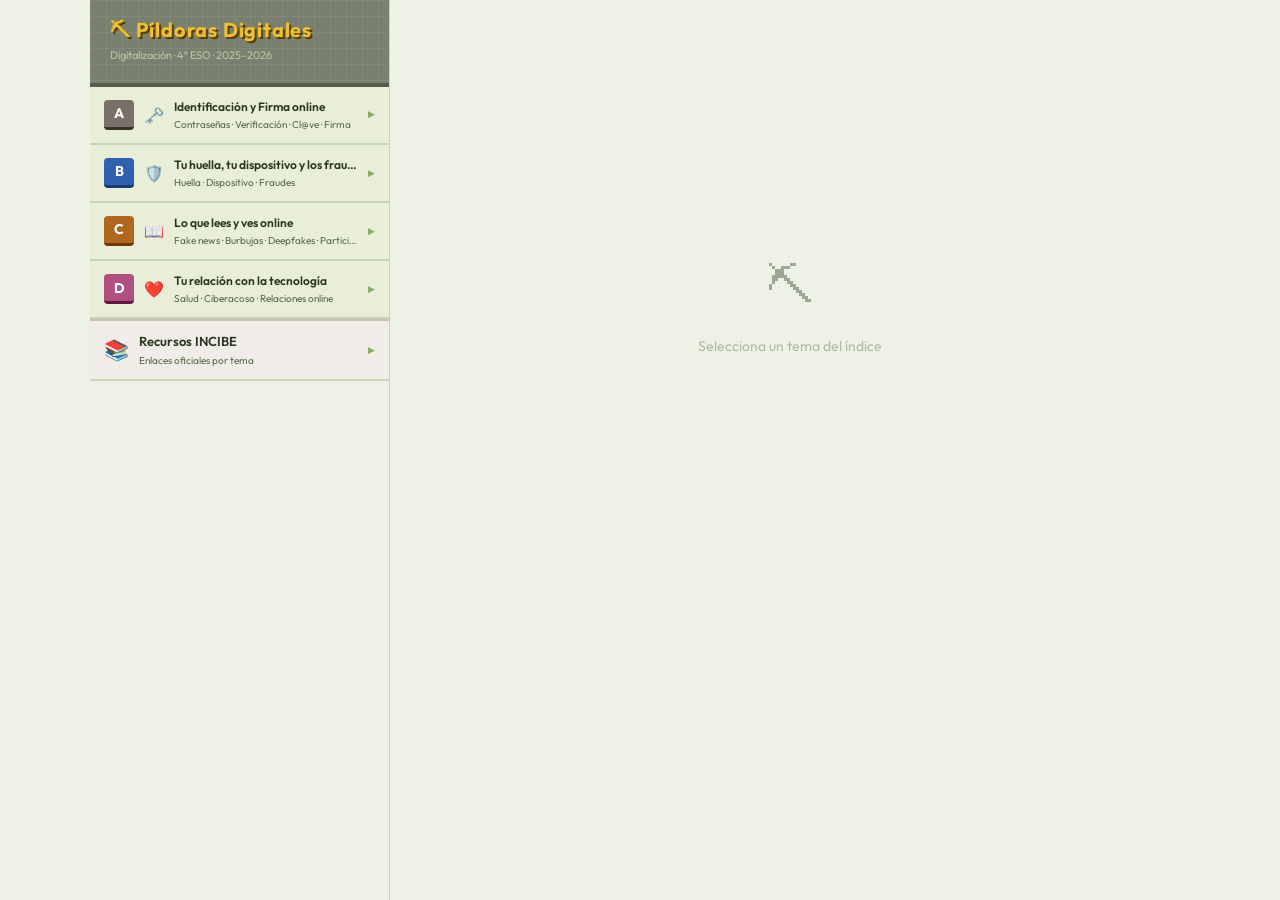
<file: index.html>
<!DOCTYPE html>
<html lang="es">
<head>
  <meta charset="UTF-8">
  <meta name="viewport" content="width=device-width, initial-scale=1.0">
  <title>Píldoras Digitales · Digitalización 4º ESO</title>
  <link rel="stylesheet" href="estilos.css">
</head>
<body>
<div class="layout">
  <aside class="sidebar">
    <div class="sidebar-header">
      <h1>⛏ Píldoras Digitales</h1>
      <p>Digitalización · 4º ESO · 2025–2026</p>
    </div>
    <div class="sidebar-scroll" id="sidebar"></div>
  </aside>
  <main class="content-area" id="content">
    <div class="placeholder">
      <div class="placeholder-icon">⛏</div>
      <div class="placeholder-text">Selecciona un tema del índice</div>
    </div>
  </main>
</div>

<script>
const bloques = [
  {
    id:'A', letra:'A', lc:'la', bc:'bc-a', ac:'active-a', sc:'sep-a', tc:'tema-a', cc:'content-a', icon:'🗝️',
    titulo:'Identificación y Firma online',
    desc:'Contraseñas · Verificación · Cl@ve · Firma',
    grupos:[
      { titulo:'Identificación cotidiana', temas:[
        { cod:'A1', nombre:'Cómo crear contraseñas que nadie pueda adivinar' },
        { cod:'A2', nombre:'La doble verificación: una capa más de seguridad' },
        { cod:'A3', nombre:'Identificarte con el Estado: Cl@ve y certificado digital' },
        { cod:'A4', nombre:'Gestores de contraseñas: para no tener que recordarlas todas' },
      ]},
      { titulo:'Firma y trámites oficiales', temas:[
        { cod:'A5', nombre:'Firmar documentos online: qué es y cuándo se necesita' },
        { cod:'A6', nombre:'Trámites con la administración' },
        { cod:'A7', nombre:'Formas de pago y criptomonedas' },
      ]}
    ]
  },
  {
    id:'B', letra:'B', lc:'lb', bc:'bc-b', ac:'active-b', sc:'sep-b', tc:'tema-b', cc:'content-b', icon:'🛡️',
    titulo:'Tu huella, tu dispositivo y los fraudes',
    desc:'Huella · Dispositivo · Fraudes',
    grupos:[
      { titulo:'Tu huella digital', temas:[
        { cod:'B1', nombre:'Qué saben de ti en internet y cómo lo consiguen' },
        { cod:'B2', nombre:'Cómo configurar tu privacidad en redes sociales' },
        { cod:'B3', nombre:'Tus datos personales y el RGPD: tus derechos online' },
      ]},
      { titulo:'Tu dispositivo', temas:[
        { cod:'B4', nombre:'Cómo saber si tu móvil u ordenador está en peligro' },
        { cod:'B5', nombre:'Qué hacer para mantenerlo protegido' },
        { cod:'B6', nombre:'WiFi pública: cuándo sí y cuándo no' },
      ]},
      { titulo:'Los fraudes', temas:[
        { cod:'B7', nombre:'Te ha llegado algo sospechoso o alguien se ha hecho pasar por ti' },
        { cod:'B8', nombre:'Me han engañado — ¿qué hago ahora?' },
      ]}
    ]
  },
  {
    id:'C', letra:'C', lc:'lc', bc:'bc-c', ac:'active-c', sc:'sep-c', tc:'tema-c', cc:'content-c', icon:'📖',
    titulo:'Lo que lees y ves online',
    desc:'Fake news · Burbujas · Deepfakes · Participación',
    grupos:[
      { titulo:'Desinformación y participación', temas:[
        { cod:'C1', nombre:'Cómo detectar una noticia falsa antes de compartirla' },
        { cod:'C2', nombre:'Por qué solo te muestran lo que ya piensas (burbujas)' },
        { cod:'C3', nombre:'Vídeos e imágenes que no son reales (deepfakes e IA)' },
        { cod:'C4', nombre:'Netiqueta: cómo participar en la red con criterio y respeto' },
      ]}
    ]
  },
  {
    id:'D', letra:'D', lc:'ld', bc:'bc-d', ac:'active-d', sc:'sep-d', tc:'tema-d', cc:'content-d', icon:'❤️',
    titulo:'Tu relación con la tecnología',
    desc:'Salud · Ciberacoso · Relaciones online',
    grupos:[
      { titulo:'Bienestar digital', temas:[
        { cod:'D1', nombre:'El tiempo de pantalla: tu cabeza, tu cuerpo y el planeta' },
        { cod:'D2', nombre:'Ciberacoso y relaciones online: reconocerlo, pararlo y tratarnos mejor' },
        { cod:'D3', nombre:'Riesgos en relaciones online: grooming y sexting' },
      ]}
    ]
  },
  {
    id:'R', letra:'📚', lc:'lr', bc:'bc-r', ac:'active-r', sc:'sep-r', tc:'tema-r', cc:'content-r', icon:'',
    titulo:'Recursos INCIBE',
    desc:'Enlaces oficiales organizados por tema',
    grupos:[
      { titulo:'Todos los recursos', temas:[
        { cod:'R1', nombre:'Identificación, contraseñas y firma' },
        { cod:'R2', nombre:'Privacidad, huella digital y fraudes' },
        { cod:'R3', nombre:'Información, bulos y desinformación' },
        { cod:'R4', nombre:'Bienestar digital, ciberacoso y relaciones' },
        { cod:'R5', nombre:'Materiales para el aula (IS4K)' },
      ]}
    ]
  }
];

const contenidos = {

  A1: { titulo:'Cómo crear contraseñas que nadie pueda adivinar', html:`
    <p>Una contraseña es la llave de tu vida digital. Si alguien la consigue, puede entrar en tu correo, tus redes sociales, tu banco o cualquier servicio que uses. Por eso importa hacerla bien desde el principio.</p>
    <div class="ejemplo"><div class="ejemplo-label">Ejemplo real</div>
    <p>"123456" fue la contraseña más usada del mundo en 2024. Un programa automatizado la prueba en menos de un segundo. Si la usas, ya no tienes contraseña: tienes una puerta abierta.</p></div>
    <p>Una buena contraseña tiene al menos 12 caracteres, mezcla letras mayúsculas y minúsculas, números y símbolos, y no contiene tu nombre ni tu fecha de nacimiento.</p>
    <div class="que-hacer"><div class="que-hacer-label">✔ Qué hacer</div><ol>
      <li>Usa una frase que solo tú conozcas y transfórmala: "MiGato$altaAlto3veces"</li>
      <li>Usa una contraseña distinta para cada servicio importante</li>
      <li>Nunca la compartas, ni con alguien de confianza</li>
      <li>Si sospechas que alguien la sabe, cámbiala inmediatamente</li>
    </ol></div>
    <a class="incibe-link" href="https://www.incibe.es/ciudadania/tematicas/contrasenas-seguras" target="_blank">⛏ Más info en INCIBE →</a>
  `},

  A2: { titulo:'La doble verificación: una capa más de seguridad', html:`
    <p>Imagina que tu contraseña es la llave de tu casa. La doble verificación (también llamada 2FA o verificación en dos pasos) es como añadir una segunda cerradura: aunque alguien consiga tu llave, sin la segunda no puede entrar.</p>
    <div class="ejemplo"><div class="ejemplo-label">Ejemplo real</div>
    <p>Intentas entrar en Instagram desde un dispositivo nuevo. Introduces tu contraseña correctamente, pero Instagram te manda un código de 6 dígitos al móvil. Sin ese código, no hay acceso. Si alguien roba tu contraseña pero no tiene tu móvil, no puede entrar.</p></div>
    <p>Hay varias formas de recibir ese segundo factor: un SMS, una app de autenticación (como Google Authenticator o Authy) o una notificación en otro dispositivo. La app es la opción más segura porque no depende de tu número de teléfono.</p>
    <div class="que-hacer"><div class="que-hacer-label">✔ Qué hacer</div><ol>
      <li>Activa la verificación en dos pasos en tu correo, redes sociales y banco</li>
      <li>Prefiere una app de autenticación antes que el SMS si puedes elegir</li>
      <li>Guarda los códigos de recuperación en un lugar seguro (por si pierdes el móvil)</li>
      <li>Si recibes un código que no has pedido tú, alguien está intentando entrar — cambia la contraseña</li>
    </ol></div>
    <a class="incibe-link" href="https://www.incibe.es/ciudadania/tematicas/contrasenas-seguras" target="_blank">⛏ Más info en INCIBE →</a>
  `},

  A3: { titulo:'Identificarte con el Estado: Cl@ve y certificado digital', html:`
    <p>Cuando quieres hacer un trámite oficial online — pedir una beca, consultar el historial académico, acceder a la Seguridad Social — el Estado necesita saber que eres tú de verdad. Para eso existen dos sistemas: <strong>Cl@ve</strong> y el <strong>certificado digital</strong>.</p>
    <div class="ejemplo"><div class="ejemplo-label">¿Para qué lo necesitas a los 16 años?</div>
    <p>Con 16 años ya puedes registrarte en Cl@ve. Te sirve para pedir cita médica oficial, consultar el historial académico, solicitar el DNI o, cuando cumplas 18, hacer la declaración de la renta o pedir el carnet de conducir online.</p></div>
    <p><strong>Cl@ve</strong> es el sistema más sencillo: te identificas con tu DNI y un código que te llega al móvil. Hay dos versiones: Cl@ve PIN (código temporal cada vez) y Cl@ve Permanente (contraseña fija + SMS).</p>
    <p><strong>El certificado digital</strong> es un archivo que se instala en tu navegador y demuestra criptográficamente que eres tú — como un DNI digital. Lo emite la FNMT y permite hacer cosas que Cl@ve no puede, como firmar documentos con validez legal.</p>
    <div class="que-hacer"><div class="que-hacer-label">✔ Cómo conseguir Cl@ve</div><ol>
      <li>Entra en <strong>clave.gob.es</strong> y pulsa "Registro"</li>
      <li>Necesitas tu DNI o NIE y un número de móvil</li>
      <li>Puedes registrarte online o en una oficina de la Seguridad Social o Hacienda</li>
      <li>Una vez registrado, ya puedes usarlo en cualquier sede electrónica del Gobierno</li>
    </ol></div>
    <a class="incibe-link" href="https://www.incibe.es/ciudadania/tematicas/contrasenas-seguras" target="_blank">⛏ Más info en INCIBE →</a>
  `},

  A4: { titulo:'Gestores de contraseñas: para no tener que recordarlas todas', html:`
    <p>Si tienes una contraseña distinta para cada servicio — como deberías — es imposible recordarlas todas. La solución es usar un <strong>gestor de contraseñas</strong>: una app que las guarda cifradas y las rellena automáticamente.</p>
    <div class="ejemplo"><div class="ejemplo-label">Cómo funciona</div>
    <p>Solo necesitas recordar una contraseña maestra. El resto las genera automáticamente — largas, aleatorias, imposibles de adivinar. Cuando entras en una web, el gestor las rellena solo.</p></div>
    <p>Los más conocidos y fiables son <strong>Bitwarden</strong> (gratuito y de código abierto), <strong>1Password</strong> y <strong>KeePass</strong>.</p>
    <div class="que-hacer"><div class="que-hacer-label">✔ Qué hacer</div><ol>
      <li>Elige un gestor de confianza — Bitwarden es gratuito y muy recomendable</li>
      <li>Crea una contraseña maestra larga y segura (esta sí tienes que recordarla)</li>
      <li>Ve añadiendo tus cuentas poco a poco</li>
      <li>Activa también la verificación en dos pasos en el propio gestor</li>
    </ol></div>
    <a class="incibe-link" href="https://www.incibe.es/ciudadania/tematicas/contrasenas-seguras" target="_blank">⛏ Más info en INCIBE →</a>
  `},

  A5: { titulo:'Firmar documentos online: qué es y cuándo se necesita', html:`
    <p>Firmar un documento online no es lo mismo que dibujar tu firma con el ratón o añadir una imagen a un PDF. Eso no tiene validez legal. La <strong>firma electrónica con certificado digital</strong> sí la tiene porque demuestra que has sido tú, en ese momento, quien ha firmado.</p>
    <div class="ejemplo"><div class="ejemplo-label">La diferencia que importa</div>
    <p>Firmar un PDF en Adobe poniendo tu nombre es como escribir tu nombre en un papel — cualquiera podría hacerlo. Firmar con tu certificado digital usando AutoFirma es como firmar ante notario: hay una autoridad que certifica que eras tú.</p></div>
    <p><strong>AutoFirma</strong> es el programa gratuito del Gobierno para firmar documentos oficiales. Se descarga desde <strong>firmaelectronica.gob.es</strong> y funciona en Windows, Mac y Linux.</p>
    <div class="que-hacer"><div class="que-hacer-label">✔ Cuándo necesitas firma electrónica real</div><ol>
      <li>Trámites con la administración (becas, solicitudes, registros oficiales)</li>
      <li>Contratos con validez legal</li>
      <li>Cualquier documento que te pidan "firmado digitalmente" de forma oficial</li>
      <li>Para el día a día no hace falta — ahí basta usuario y contraseña</li>
    </ol></div>
    <a class="incibe-link" href="https://firmaelectronica.gob.es" target="_blank">⛏ Descargar AutoFirma →</a>
  `},

  A6: { titulo:'Trámites con la administración', html:`
    <p>Con Cl@ve o certificado digital puedes hacer casi cualquier trámite oficial sin salir de casa: solicitar becas, pedir el historial académico, consultar multas, registrar documentos... Todo desde la <strong>sede electrónica</strong> del organismo correspondiente.</p>
    <div class="ejemplo"><div class="ejemplo-label">Trámites que ya puedes hacer con 16 años</div>
    <p>Consultar tu historial clínico, pedir cita oficial, solicitar o renovar el DNI, acceder al expediente académico oficial, o registrar documentos en el Registro Civil.</p></div>
    <p>En cuanto a las <strong>compras online</strong>, que la web tenga HTTPS solo significa que la conexión va cifrada — hoy en día casi todas las webs lo tienen, incluidas las fraudulentas. Lo que realmente importa es otro tipo de señales.</p>
    <div class="que-hacer"><div class="que-hacer-label">✔ Antes de comprar, comprueba estas señales reales</div><ol>
      <li>Busca reseñas y opiniones de otros compradores en Google o Trustpilot</li>
      <li>Comprueba que haya aviso legal con datos reales de la empresa: nombre, dirección, CIF</li>
      <li>Verifica que tenga política de devoluciones clara y razonable</li>
      <li>Usa métodos de pago con protección: tarjeta con 3D Secure, PayPal o Bizum</li>
      <li>Desconfía si el precio es llamativamente más bajo que en otras tiendas</li>
      <li>Evita transferencias bancarias directas — sin protección si te estafan</li>
    </ol></div>
    <a class="incibe-link" href="https://www.incibe.es/ciudadania/tematicas/compras-seguras-online" target="_blank">⛏ Más info en INCIBE →</a>
  `},


  A7: { titulo:'Formas de pago y criptomonedas', html:`
    <p>Cuando compras online o haces un pago digital, el método que eliges determina el nivel de protección que tienes si algo sale mal. No todos los métodos son igual de seguros ni te ofrecen las mismas garantías.</p>
    <div class="ejemplo"><div class="ejemplo-label">Los métodos más habituales</div>
    <p><strong>Tarjeta de crédito/débito con 3D Secure</strong> — al pagar, el banco te pide confirmar la operación en la app o por SMS. Si te estafan, puedes reclamar al banco la devolución del cargo.<br>
    <strong>PayPal</strong> — actúa como intermediario entre tú y la tienda. La tienda nunca ve tus datos bancarios, y tienes protección al comprador si el producto no llega o no es lo que pediste.<br>
    <strong>Bizum</strong> — cómodo para pagos entre particulares, pero tiene menos protección en compras: si pagas a un estafador, es muy difícil recuperar el dinero.<br>
    <strong>Transferencia bancaria</strong> — el método menos seguro para compras: si te estafan, el dinero no tiene vuelta atrás.</p></div>
    <p>Las <strong>criptomonedas</strong> (Bitcoin, Ethereum...) son monedas digitales que funcionan sin bancos ni gobiernos como intermediarios. Usan tecnología blockchain para registrar las transacciones. Son descentralizadas — nadie las controla — y las transacciones son irreversibles: si envías dinero a un estafador, no puedes recuperarlo.</p>
    <p>En la práctica, las criptomonedas se usan como inversión especulativa y, lamentablemente, también en muchas estafas online. Si alguien te pide que pagues en criptomonedas o que inviertas en ellas con promesas de beneficios rápidos, es casi siempre una señal de fraude.</p>
    <div class="que-hacer"><div class="que-hacer-label">✔ Qué recordar</div><ol>
      <li>Usa métodos con protección al comprador para compras online: tarjeta con 3D Secure o PayPal</li>
      <li>Evita transferencias bancarias directas con desconocidos</li>
      <li>Si alguien te pide pagar en criptomonedas, desconfía — es una señal de estafa frecuente</li>
      <li>Nunca inviertas en criptomonedas por recomendación de alguien que conociste online</li>
    </ol></div>
    <a class="incibe-link" href="https://www.incibe.es/ciudadania/tematicas/compras-seguras-online/metodos-de-pago-seguros-al-comprar-online" target="_blank">⛏ Más info en INCIBE →</a>
  `},
  B1: { titulo:'Qué saben de ti en internet y cómo lo consiguen', html:`
    <p>Cada vez que usas internet dejas un rastro: qué buscas, qué compras, dónde estás, con quién hablas, qué te gusta. A eso se le llama <strong>huella digital</strong>. No siempre eres consciente de lo que dejas, pero otros sí lo son.</p>
    <div class="ejemplo"><div class="ejemplo-label">Ejemplo real</div>
    <p>Buscas unas zapatillas en Google. Al día siguiente ves anuncios de zapatillas en Instagram, YouTube y cualquier web que visites. Tu búsqueda fue registrada y vendida a anunciantes. Eso es solo la parte visible.</p></div>
    <p>Tu huella incluye lo que publicas tú voluntariamente, lo que registran las apps sin que lo veas (localización, hora, dispositivo, hábitos) y lo que otros publican sobre ti. Esta información puede usarse para engañarte de forma mucho más convincente.</p>
    <div class="que-hacer"><div class="que-hacer-label">✔ Qué puedes hacer</div><ol>
      <li>Busca tu nombre en Google de vez en cuando para ver qué información hay sobre ti</li>
      <li>Piensa antes de publicar: lo que subes puede quedarse para siempre</li>
      <li>Revisa qué permisos tienen las apps que usas (ubicación, contactos, micrófono...)</li>
      <li>Usa el modo incógnito cuando no quieras dejar rastro en un dispositivo compartido</li>
    </ol></div>
    <a class="incibe-link" href="https://www.incibe.es/ciudadania/tematicas/privacidad" target="_blank">⛏ Más info en INCIBE →</a>
  `},

  B2: { titulo:'Cómo configurar tu privacidad en redes sociales', html:`
    <p>La configuración por defecto de las redes sociales suele ser la más expuesta. Cuando te creas una cuenta, Instagram, TikTok o X asumen que quieres que todo el mundo te vea. Cambiarlo toma cinco minutos.</p>
    <div class="ejemplo"><div class="ejemplo-label">Ejemplo real</div>
    <p>Con el perfil público, cualquier persona puede ver tus fotos, saber dónde vives, con quién estás o cuándo no estás en casa. Con el perfil privado, solo tus seguidores aprobados pueden verlo.</p></div>
    <div class="que-hacer"><div class="que-hacer-label">✔ Qué configurar ahora mismo</div><ol>
      <li>Pon tu perfil en privado en Instagram y TikTok</li>
      <li>Desactiva la ubicación en las publicaciones</li>
      <li>Revisa qué apps tienen acceso a tu cuenta (Ajustes → Seguridad → Apps conectadas)</li>
      <li>Activa la verificación en dos pasos en todas tus redes sociales</li>
      <li>No aceptes solicitudes de seguimiento de personas que no conoces</li>
    </ol></div>
    <a class="incibe-link" href="https://www.incibe.es/ciudadania/tematicas/privacidad" target="_blank">⛏ Más info en INCIBE →</a>
  `},


  B3: { titulo:'Tus datos personales y el RGPD: tus derechos online', html:`
    <p>Cada vez que te registras en una app, aceptas las condiciones de uso de una red social o compras en una tienda online, estás cediendo datos personales. El <strong>RGPD</strong> (Reglamento General de Protección de Datos) es la ley europea que regula cómo las empresas pueden usar esos datos y qué derechos tienes tú sobre ellos.</p>
    <div class="ejemplo"><div class="ejemplo-label">Ejemplo real</div>
    <p>Cuando instalas una app nueva y aparece un aviso de cookies o una pantalla pidiendo permisos, eso es la empresa cumpliendo (o intentando cumplir) con el RGPD. Ese consentimiento tiene que ser libre, específico, informado e inequívoco — no puede haber casillas ya marcadas de antemano, ni letras pequeñas que oculten lo que aceptas.</p></div>
    <p>En España, a partir de los <strong>14 años</strong> puedes dar tu propio consentimiento para el tratamiento de tus datos. Por debajo de esa edad, son los padres o tutores quienes deben autorizarlo.</p>
    <p>El RGPD te reconoce varios derechos concretos que puedes ejercer ante cualquier empresa:</p>
    <div class="que-hacer"><div class="que-hacer-label">✔ Tus derechos según el RGPD</div><ol>
      <li><strong>Acceso</strong> — puedes pedir a cualquier empresa qué datos tuyos tiene guardados</li>
      <li><strong>Rectificación</strong> — puedes pedir que corrijan datos incorrectos</li>
      <li><strong>Supresión o derecho al olvido</strong> — puedes pedir que borren tus datos si ya no son necesarios</li>
      <li><strong>Oposición</strong> — puedes negarte a que usen tus datos para publicidad o perfiles de usuario</li>
      <li><strong>Portabilidad</strong> — puedes pedir que te entreguen tus datos en un formato que puedas llevarte a otro servicio</li>
    </ol></div>
    <p>Si una empresa no respeta tus derechos, puedes reclamar ante la <strong>AEPD</strong> (Agencia Española de Protección de Datos) en aepd.es.</p>
    <a class="incibe-link" href="https://www.incibe.es/ciudadania/tematicas/privacidad" target="_blank">⛏ Más info en INCIBE →</a>
  `},
  B4: { titulo:'Cómo saber si tu móvil u ordenador está en peligro', html:`
    <p>Los programas maliciosos no siempre son visibles. Muchos están diseñados para pasar desapercibidos mientras roban datos o espían tu actividad. Pero suelen dejar señales.</p>
    <div class="ejemplo"><div class="ejemplo-label">Señales de alerta</div>
    <p>El dispositivo va mucho más lento, la batería se agota muy rápido, aparecen apps que no has instalado, el móvil se calienta sin que lo estés usando, o ves cargos en tu tarjeta que no reconoces.</p></div>
    <p>Los tipos de amenazas más comunes son los <strong>virus y malware</strong> (dañan o toman control del dispositivo), el <strong>ransomware</strong> (cifra tus archivos y pide dinero) y el <strong>spyware</strong> (espía tu actividad).</p>
    <div class="que-hacer"><div class="que-hacer-label">✔ Qué hacer si sospechas</div><ol>
      <li>Pasa un antivirus actualizado (en PC: Windows Defender ya está incluido)</li>
      <li>Revisa las apps instaladas y desinstala las que no reconoces</li>
      <li>Cambia las contraseñas desde otro dispositivo mientras resuelves el problema</li>
      <li>Si el problema persiste, haz un restablecimiento de fábrica como último recurso</li>
    </ol></div>
    <a class="incibe-link" href="https://www.incibe.es/ciudadania/tematicas/virus-amenazas" target="_blank">⛏ Más info en INCIBE →</a>
  `},

  B5: { titulo:'Qué hacer para mantener tu dispositivo protegido', html:`
    <p>Proteger tu dispositivo no requiere ser experto. La mayoría de los ataques aprovechan descuidos básicos que se evitan con hábitos sencillos.</p>
    <div class="ejemplo"><div class="ejemplo-label">El error más común</div>
    <p>Ignorar las actualizaciones del sistema. Cuando el móvil te avisa de una actualización, muchas personas la posponen indefinidamente. Esas actualizaciones corrigen vulnerabilidades conocidas que los atacantes explotan activamente.</p></div>
    <p>Las herramientas básicas son: <strong>antivirus</strong>, <strong>cortafuegos</strong>, <strong>actualizaciones del sistema</strong> y <strong>copias de seguridad</strong>.</p>
    <div class="que-hacer"><div class="que-hacer-label">✔ Hábitos básicos</div><ol>
      <li>Instala las actualizaciones en cuanto estén disponibles</li>
      <li>No descargues apps de fuera de las tiendas oficiales (App Store, Google Play)</li>
      <li>No hagas clic en enlaces de mensajes que no esperabas recibir</li>
      <li>Haz copias de seguridad de tus fotos y documentos importantes</li>
    </ol></div>
    <a class="incibe-link" href="https://www.incibe.es/ciudadania/tematicas/virus-amenazas" target="_blank">⛏ Más info en INCIBE →</a>
  `},

  B6: { titulo:'WiFi pública: cuándo sí y cuándo no', html:`
    <p>Las redes WiFi públicas son cómodas pero arriesgadas. Al conectarte, otros usuarios en esa misma red podrían interceptar tu tráfico si no va cifrado correctamente.</p>
    <div class="ejemplo"><div class="ejemplo-label">Ejemplo real</div>
    <p>Te conectas al WiFi de un centro comercial. Alguien en esa misma red, con un programa sencillo, puede ver qué webs visitas y capturar datos que envías si la web no está bien protegida.</p></div>
    <p>El riesgo real no es usar WiFi pública para cualquier cosa, sino usarla para cosas sensibles: entrar en tu banco, comprar online o acceder a cuentas con información importante.</p>
    <div class="que-hacer"><div class="que-hacer-label">✔ Reglas para WiFi pública</div><ol>
      <li>Nunca accedas a tu banco ni hagas compras desde una red pública</li>
      <li>Desactiva la conexión automática a redes WiFi conocidas</li>
      <li>Si necesitas privacidad en redes públicas, usa una VPN</li>
      <li>Cuando termines, cierra sesión en las cuentas que hayas abierto</li>
    </ol></div>
    <a class="incibe-link" href="https://www.incibe.es/ciudadania/tematicas/virus-amenazas" target="_blank">⛏ Más info en INCIBE →</a>
  `},

  B7: { titulo:'Te ha llegado algo sospechoso o alguien se ha hecho pasar por ti', html:`
    <p>Cuando alguien te manda un mensaje haciéndose pasar por tu banco, por Correos o por cualquier empresa para robarte datos o dinero, eso se llama <strong>phishing</strong>. Si llega por SMS se llama <strong>smishing</strong>, y si es por llamada, <strong>vishing</strong>. La táctica es siempre la misma: crear urgencia o miedo para que actúes sin pensar.</p>
    <div class="ejemplo"><div class="ejemplo-label">Situaciones reales</div>
    <p>Recibes un SMS de "tu banco" diciendo que tu cuenta ha sido bloqueada y que pulses un enlace. El enlace lleva a una web idéntica pero falsa. O te llaman diciendo ser de Microsoft y que tu ordenador tiene un virus — te piden acceso remoto para "arreglarlo".</p></div>
    <p>La suplantación también puede ir al revés: alguien roba tu cuenta de Instagram o WhatsApp y se hace pasar por ti para pedir dinero a tus contactos.</p>
    <div class="que-hacer"><div class="que-hacer-label">✔ Cómo reaccionar</div><ol>
      <li><strong>Para</strong> — no hagas clic, no respondas, no llames al número del mensaje</li>
      <li><strong>Verifica</strong> — busca el contacto oficial por tu cuenta, no uses los datos del mensaje</li>
      <li><strong>Consulta</strong> — pregunta a alguien de confianza si tienes dudas</li>
      <li>Si han entrado en tu cuenta, cambia la contraseña y activa el doble factor inmediatamente</li>
      <li>Puedes reportarlo al INCIBE en el <strong>017</strong> — gratuito y confidencial</li>
    </ol></div>
    <a class="incibe-link" href="https://www.incibe.es/ciudadania/tematicas/ingenieria-social-fraudes-online/phishing" target="_blank">⛏ Más info en INCIBE →</a>
  `},

  B8: { titulo:'Me han engañado — ¿qué hago ahora?', html:`
    <p>Si has caído en una estafa online, lo primero es no entrar en pánico. Hay pasos concretos que puedes dar para minimizar el daño. Cuanto antes actúes, mejor.</p>
    <div class="ejemplo"><div class="ejemplo-label">Ejemplo real</div>
    <p>Has introducido tu contraseña del banco en una web falsa. O has pagado en una tienda online que resultó ser fraudulenta y el producto nunca llegó.</p></div>
    <div class="que-hacer"><div class="que-hacer-label">✔ Pasos según la situación</div><ol>
      <li><strong>Si diste datos bancarios:</strong> llama a tu banco inmediatamente para bloquear la tarjeta. El tiempo es crítico.</li>
      <li><strong>Si diste tu contraseña:</strong> cámbiala ahora en ese servicio y en cualquier otro donde uses la misma. Activa el doble factor.</li>
      <li><strong>Si descargaste algo:</strong> pasa un antivirus completo antes de seguir usando el dispositivo.</li>
      <li><strong>Guarda pruebas:</strong> capturas de pantalla, emails, mensajes — te harán falta si denuncias.</li>
      <li><strong>Denuncia:</strong> en la Policía Nacional o Guardia Civil y en el 017 de INCIBE.</li>
    </ol></div>
    <a class="incibe-link" href="https://www.incibe.es/ciudadania/tematicas/ingenieria-social-fraudes-online" target="_blank">⛏ Más info en INCIBE →</a>
  `},

  C1: { titulo:'Cómo detectar una noticia falsa antes de compartirla', html:`
    <p>Las noticias falsas (<strong>fake news</strong> o <strong>bulos</strong>) son informaciones falsas o manipuladas que se propagan para engañar o desinformar. No siempre son completamente inventadas — a veces mezclan datos reales con mentiras para resultar más creíbles.</p>
    <div class="ejemplo"><div class="ejemplo-label">Ejemplo real</div>
    <p>Te llega un mensaje de WhatsApp que dice que el Gobierno va a cobrar por usar redes sociales. Incluye un logo oficial y suena urgente. Miles de personas lo reenvían antes de comprobarlo. Era completamente falso.</p></div>
    <p>Los bulos usan titulares exagerados, imágenes sacadas de contexto, páginas que imitan medios reales o mensajes que piden que lo reenvíes cuanto antes.</p>
    <div class="que-hacer"><div class="que-hacer-label">✔ Antes de compartir, comprueba</div><ol>
      <li>Verifica la fuente: ¿es un medio conocido? ¿Lo confirman otras fuentes?</li>
      <li>Lee la noticia completa, no solo el titular — los titulares sensacionalistas suelen no reflejar el contenido</li>
      <li>Busca la noticia en un verificador: Maldita.es, Newtral o Snopes</li>
      <li>Fíjate en la fecha — a veces se reciclan noticias antiguas como si fueran actuales</li>
      <li>Si tienes dudas, no lo compartas</li>
    </ol></div>
    <a class="incibe-link" href="https://www.incibe.es/ciudadania/tematicas/bulos-fake-news" target="_blank">⛏ Más info en INCIBE →</a>
  `},

  C2: { titulo:'Por qué solo te muestran lo que ya piensas (burbujas)', html:`
    <p>Los algoritmos de las redes sociales y YouTube están diseñados para mostrarte contenido que te gusta y te engancha. Sin darte cuenta, acabas viendo solo ideas y noticias que confirman lo que ya piensas. A esto se le llama <strong>burbuja de filtro</strong> o <strong>cámara de eco</strong>.</p>
    <div class="ejemplo"><div class="ejemplo-label">Ejemplo real</div>
    <p>Dos personas buscan en YouTube "¿es buena la energía solar?" Según su historial, una recibe vídeos a favor y la otra en contra. Ambas creen que tienen razón porque "todo lo que ven" lo confirma. Pero el algoritmo simplemente les da lo que ya querían escuchar.</p></div>
    <p>Las burbujas refuerzan ideas extremas, dificultan el debate y hacen que los bulos se propaguen más fácilmente dentro de grupos que ya comparten esas creencias.</p>
    <div class="que-hacer"><div class="que-hacer-label">✔ Cómo salir de tu burbuja</div><ol>
      <li>Busca activamente fuentes y opiniones distintas a las que sueles consumir</li>
      <li>Sigue a personas o medios con perspectivas diferentes</li>
      <li>Usa el modo incógnito para buscar sin que el algoritmo filtre los resultados</li>
      <li>Desactiva las recomendaciones personalizadas en YouTube si quieres explorar sin filtros</li>
    </ol></div>
    <a class="incibe-link" href="https://www.incibe.es/ciudadania/tematicas/bulos-fake-news" target="_blank">⛏ Más info en INCIBE →</a>
  `},

  C3: { titulo:'Vídeos e imágenes que no son reales (deepfakes e IA)', html:`
    <p>Un <strong>deepfake</strong> es un vídeo, audio o imagen generado con inteligencia artificial para que parezca real. Se usan para difundir bulos, dañar reputaciones o fabricar pruebas inexistentes.</p>
    <div class="ejemplo"><div class="ejemplo-label">Ejemplo real</div>
    <p>Circula un vídeo de un político diciendo algo escandaloso que nunca dijo. O aparece una foto de un famoso en un lugar donde nunca estuvo. O alguien usa tu cara en un vídeo sin tu consentimiento. Todo generado por IA en minutos.</p></div>
    <p>Para detectar un deepfake: movimientos de ojos poco naturales, sombras que no coinciden, audio que no sincroniza con los labios, o bordes borrosos alrededor del pelo y la cara.</p>
    <div class="que-hacer"><div class="que-hacer-label">✔ Qué hacer</div><ol>
      <li>Desconfía de vídeos con titulares muy alarmantes o que apelan mucho a las emociones</li>
      <li>Busca la fuente original: ¿dónde apareció primero este vídeo o imagen?</li>
      <li>Usa herramientas de detección como Illuminarty para analizar imágenes sospechosas</li>
      <li>Haz búsqueda inversa de imágenes en Google para ver dónde más aparece</li>
      <li>Antes de compartir, verifica siempre</li>
    </ol></div>
    <a class="incibe-link" href="https://www.incibe.es/ciudadania/tematicas/bulos-fake-news" target="_blank">⛏ Más info en INCIBE →</a>
  `},

  C4: { titulo:'Netiqueta: cómo participar en la red con criterio y respeto', html:`
    <p>Internet es un espacio público. Lo que escribes, compartes o comentas tiene consecuencias reales para personas reales. El conjunto de normas de comportamiento que regulan cómo relacionarnos online se llama <strong>netiqueta</strong> — una palabra que une "net" (red) y "etiqueta" (buenas maneras).</p>
    <p>No es solo una cuestión de educación: la netiqueta es la base de una <strong>ciberconvivencia igualitaria, segura y saludable</strong>. Sin ella, los espacios digitales se vuelven hostiles y dejan de ser útiles para todos.</p>
    <div class="ejemplo"><div class="ejemplo-label">Normas concretas de netiqueta</div>
    <p><strong>Escribe en minúsculas</strong> — escribir en MAYÚSCULAS equivale a gritar. Úsalas solo para enfatizar algo puntual.<br>
    <strong>No hagas spam</strong> — no reenvíes cadenas, no mandes el mismo mensaje a todos tus contactos, no publiques lo mismo en varios sitios a la vez.<br>
    <strong>Cita correctamente</strong> — si compartes el trabajo o las ideas de alguien, menciona la fuente.<br>
    <strong>Respeta los tiempos</strong> — no todo el mundo está disponible al momento. Un mensaje no exige respuesta inmediata.<br>
    <strong>Lee antes de preguntar</strong> — en foros o grupos, mira si tu duda ya fue respondida antes de preguntar.</p></div>
    <div class="ejemplo"><div class="ejemplo-label">Ejemplo real</div>
    <p>Comentar algo hiriente en una foto creyendo que "total, no me conoce" no lo hace menos dañino. Las palabras en internet duelen igual. Y además quedan: una captura de pantalla puede volver años después.</p></div>
    <p>La libertad de expresión online tiene límites legales: el discurso de odio, las amenazas, el acoso y la difamación son delitos también en internet.</p>
    <div class="que-hacer"><div class="que-hacer-label">✔ Buenas prácticas online</div><ol>
      <li>Trata a las personas online como las tratarías en persona</li>
      <li>No compartas contenido sin verificar, aunque te parezca interesante</li>
      <li>Si ves acoso o contenido dañino, usa los mecanismos de denuncia de la plataforma</li>
      <li>Piensa antes de publicar: ¿te importaría que lo viera tu familia o tu futuro empleador?</li>
      <li>Respeta las normas del espacio en el que participas — cada plataforma, foro o grupo tiene sus propias reglas</li>
    </ol></div>
    <a class="incibe-link" href="https://www.incibe.es/ciudadania/tematicas/bulos-fake-news" target="_blank">⛏ Más info en INCIBE →</a>
  `},

  D1: { titulo:'El tiempo de pantalla: tu cabeza, tu cuerpo y el planeta', html:`
    <p>Los dispositivos digitales están diseñados para engancharte. Las notificaciones, los likes, el scroll infinito — todo está pensado para que pases el máximo tiempo posible conectado. Eso tiene consecuencias reales en tu salud física, mental y en el medioambiente.</p>
    <div class="ejemplo"><div class="ejemplo-label">Ejemplo real</div>
    <p>Abres TikTok "un momento" antes de dormir. Cuarenta minutos después sigues ahí. Al día siguiente te cuesta concentrarte en clase y estás más irritable. No es casualidad: la luz azul de la pantalla altera el sueño, y el scroll constante sobreestimula el cerebro.</p></div>
    <p>En cuanto al medioambiente: fabricar un smartphone emite entre 50 y 80 kg de CO₂. Cambiar el móvil cada dos años por uno nuevo tiene un impacto ambiental enorme. Usar los dispositivos el máximo tiempo posible antes de cambiarlos es una de las cosas más sostenibles que puedes hacer.</p>
    <div class="que-hacer"><div class="que-hacer-label">✔ Hábitos saludables</div><ol>
      <li>Pon el móvil fuera de la habitación al dormir — o activa el modo no molestar desde las 22h</li>
      <li>Haz pausas activas: cada hora de pantalla, 10 minutos sin dispositivos</li>
      <li>Desactiva las notificaciones de redes sociales — tú decides cuándo las miras, no ellas</li>
      <li>Cuando cambies de dispositivo, recíclalo en un punto limpio — nunca a la basura normal</li>
    </ol></div>
    <a class="incibe-link" href="https://www.incibe.es/menores/tematicas/uso-excesivo" target="_blank">⛏ Más info en INCIBE →</a>
  `},

  D2: { titulo:'Ciberacoso y relaciones online: reconocerlo, pararlo y tratarnos mejor', html:`
    <p>El <strong>ciberacoso</strong> (o ciberbullying) es el acoso que se produce entre menores usando medios digitales para hacer daño a la víctima de forma intencionada y repetida. No se trata de una pelea puntual — es un patrón sostenido de humillaciones, insultos, difusión de rumores o presión para aislar a alguien.</p>
    <div class="ejemplo"><div class="ejemplo-label">Ejemplo real</div>
    <p>Un grupo de clase crea un chat de WhatsApp para burlarse de una compañera. Le mandan mensajes hirientes, comparten fotos suyas con comentarios crueles y presionan a otros para que no hablen con ella. Esto es ciberacoso, y tiene las mismas consecuencias psicológicas que el acoso físico — a veces peores, porque no para al salir del colegio.</p></div>
    <p>Si eres testigo de ciberacoso, tienes responsabilidad: no reírte, no mirar a otro lado y apoyar a la víctima o informar a un adulto marca la diferencia. El silencio de los testigos es lo que permite que el acoso continúe.</p>
    <div class="que-hacer"><div class="que-hacer-label">✔ Qué hacer</div><ol>
      <li>Si lo sufres: no respondas, guarda pruebas (capturas) y cuéntaselo a un adulto de confianza</li>
      <li>Bloquea y reporta al acosador en la plataforma donde ocurre</li>
      <li>Si lo ves: no participes ni compartas, apoya a la víctima y avisa a un adulto</li>
      <li>En situaciones graves, se puede denunciar ante la Policía — el anonimato en internet no es real</li>
      <li>Línea de ayuda: <strong>017</strong> de INCIBE, gratuita y confidencial</li>
    </ol></div>
    <a class="incibe-link" href="https://www.incibe.es/menores/tematicas/ciberacoso" target="_blank">⛏ Más info en INCIBE →</a>
  `},

  D3: { titulo:'Riesgos en relaciones online: grooming y sexting', html:`
    <p>Estas dos situaciones son distintas pero están relacionadas, y ambas pueden tener consecuencias muy graves para los menores.</p>
    <p>El <strong>grooming</strong> ocurre cuando un adulto se hace pasar por un menor en internet para ganarse la confianza de un chico o chica, con el objetivo final de obtener imágenes sexuales o quedar en persona. El proceso es gradual: primero amistad, luego confianza, luego control y chantaje.</p>
    <div class="ejemplo"><div class="ejemplo-label">Señales de alerta del grooming</div>
    <p>Alguien que conociste online insiste en que la conversación sea secreta, quiere que os comuniquéis solo por una app concreta, te pide fotos íntimas "como prueba de confianza" o propone quedar en persona. Todo esto son señales de alerta.</p></div>
    <p>El <strong>sexting</strong> es el envío de imágenes o vídeos íntimos propios a través del móvil. El problema no es la imagen en sí — es que una vez enviada, pierdes el control sobre ella. Puede ser compartida sin tu consentimiento, usada para extorsionarte (sextorsión) o difundida masivamente.</p>
    <div class="que-hacer"><div class="que-hacer-label">✔ Qué hacer</div><ol>
      <li>Nunca compartas imágenes íntimas — una vez enviadas, no puedes recuperarlas</li>
      <li>Si alguien te presiona para que lo hagas, es una señal de alarma. Cuéntaselo a un adulto.</li>
      <li>Si ya ocurrió y estás siendo extorsionado/a: no pagues, no cedas, cuéntaselo a tus padres o tutores y llama al 017</li>
      <li>No quedes en persona con alguien que solo conoces online sin contárselo a un adulto</li>
      <li>Si recibes material íntimo de otra persona sin pedirlo, no lo compartas — es un delito</li>
    </ol></div>
    <a class="incibe-link" href="https://www.incibe.es/menores/tematicas/grooming" target="_blank">⛏ Más info en INCIBE →</a>
  `},

  R1: { titulo:'Identificación, contraseñas y firma', html:`
    <div class="recursos-grid">
      <a class="recurso-item" href="https://www.incibe.es/ciudadania/tematicas/contrasenas-seguras" target="_blank">
        <div class="recurso-titulo">Contraseñas seguras</div>
        <div class="recurso-desc">Guía completa sobre cómo crear y gestionar contraseñas</div>
      </a>
      <a class="recurso-item" href="https://www.incibe.es/ciudadania/tematicas/contrasenas-seguras/ataques-contrasenas" target="_blank">
        <div class="recurso-titulo">Ataques a contraseñas</div>
        <div class="recurso-desc">Cómo intentan robarte las contraseñas</div>
      </a>
      <a class="recurso-item" href="https://firmaelectronica.gob.es" target="_blank">
        <div class="recurso-titulo">Firma Electrónica (Gobierno)</div>
        <div class="recurso-desc">Portal oficial · Descarga AutoFirma</div>
      </a>
      <a class="recurso-item" href="https://www.sede.fnmt.gob.es" target="_blank">
        <div class="recurso-titulo">Certificado Digital (FNMT)</div>
        <div class="recurso-desc">Solicitar el certificado digital personal</div>
      </a>
      <a class="recurso-item" href="https://clave.gob.es" target="_blank">
        <div class="recurso-titulo">Cl@ve</div>
        <div class="recurso-desc">Registro y uso del sistema de identificación oficial</div>
      </a>
    </div>
  `},

  R2: { titulo:'Privacidad, huella digital y fraudes', html:`
    <div class="recursos-grid">
      <a class="recurso-item" href="https://www.incibe.es/ciudadania/tematicas/privacidad" target="_blank">
        <div class="recurso-titulo">Privacidad e identidad digital</div>
        <div class="recurso-desc">Huella digital, reputación online y protección de datos</div>
      </a>
      <a class="recurso-item" href="https://www.incibe.es/ciudadania/tematicas/virus-amenazas" target="_blank">
        <div class="recurso-titulo">Virus y amenazas</div>
        <div class="recurso-desc">Tipos de malware y cómo protegerse</div>
      </a>
      <a class="recurso-item" href="https://www.incibe.es/ciudadania/tematicas/ingenieria-social-fraudes-online/phishing" target="_blank">
        <div class="recurso-titulo">Phishing</div>
        <div class="recurso-desc">Suplantación de identidad por correo electrónico</div>
      </a>
      <a class="recurso-item" href="https://www.incibe.es/ciudadania/tematicas/ingenieria-social-fraudes-online/smishing" target="_blank">
        <div class="recurso-titulo">Smishing y Vishing</div>
        <div class="recurso-desc">Fraudes por SMS y llamadas telefónicas</div>
      </a>
      <a class="recurso-item" href="https://www.incibe.es/ciudadania/tematicas/compras-seguras-online" target="_blank">
        <div class="recurso-titulo">Compras online seguras</div>
        <div class="recurso-desc">Cómo identificar tiendas fiables y evitar fraudes</div>
      </a>
      <a class="recurso-item" href="https://www.incibe.es/ciudadania/tematicas/virus-amenazas/suplantacion-de-identidad" target="_blank">
        <div class="recurso-titulo">Suplantación de identidad</div>
        <div class="recurso-desc">Cómo actuar si alguien se hace pasar por ti</div>
      </a>
    </div>
  `},

  R3: { titulo:'Información, bulos y desinformación', html:`
    <div class="recursos-grid">
      <a class="recurso-item" href="https://www.incibe.es/ciudadania/tematicas/bulos-fake-news" target="_blank">
        <div class="recurso-titulo">Bulos y fake news</div>
        <div class="recurso-desc">Qué son, cómo detectarlos y cómo actuar</div>
      </a>
      <a class="recurso-item" href="https://www.incibe.es/ciudadania/blog/pasos-para-contrastar-si-una-noticia-es-verdadera-o-falsa" target="_blank">
        <div class="recurso-titulo">Cómo contrastar una noticia</div>
        <div class="recurso-desc">Pasos prácticos para verificar información</div>
      </a>
      <a class="recurso-item" href="https://maldita.es" target="_blank">
        <div class="recurso-titulo">Maldita.es</div>
        <div class="recurso-desc">Verificador de noticias en español</div>
      </a>
      <a class="recurso-item" href="https://www.newtral.es" target="_blank">
        <div class="recurso-titulo">Newtral</div>
        <div class="recurso-desc">Fact-checking en español</div>
      </a>
      <a class="recurso-item" href="https://app.illuminarty.ai" target="_blank">
        <div class="recurso-titulo">Illuminarty</div>
        <div class="recurso-desc">Detecta si una imagen ha sido generada por IA</div>
      </a>
    </div>
  `},

  R4: { titulo:'Bienestar digital, ciberacoso y relaciones', html:`
    <div class="recursos-grid">
      <a class="recurso-item" href="https://www.incibe.es/menores/tematicas/ciberacoso" target="_blank">
        <div class="recurso-titulo">Ciberacoso</div>
        <div class="recurso-desc">Qué es, cómo reconocerlo y cómo actuar</div>
      </a>
      <a class="recurso-item" href="https://www.incibe.es/menores/tematicas/grooming" target="_blank">
        <div class="recurso-titulo">Grooming</div>
        <div class="recurso-desc">Cómo funciona y cómo protegerse</div>
      </a>
      <a class="recurso-item" href="https://www.incibe.es/menores/tematicas/sexting" target="_blank">
        <div class="recurso-titulo">Sexting</div>
        <div class="recurso-desc">Riesgos y cómo actuar si hay un problema</div>
      </a>
      <a class="recurso-item" href="https://www.incibe.es/menores/tematicas/uso-excesivo" target="_blank">
        <div class="recurso-titulo">Uso excesivo de tecnología</div>
        <div class="recurso-desc">Tiempo de pantalla y salud digital</div>
      </a>
      <a class="recurso-item" href="https://www.incibe.es/menores/tematicas/cibercontrol" target="_blank">
        <div class="recurso-titulo">Cibercontrol en relaciones</div>
        <div class="recurso-desc">Detectar y actuar ante el control digital en pareja</div>
      </a>
    </div>
  `},

  R5: { titulo:'Materiales para el aula (IS4K)', html:`
    <div class="recursos-grid">
      <a class="recurso-item" href="https://www.incibe.es/menores/educadores/materiales-didacticos" target="_blank">
        <div class="recurso-titulo">Materiales didácticos IS4K</div>
        <div class="recurso-desc">Unidades didácticas, presentaciones y actividades descargables</div>
      </a>
      <a class="recurso-item" href="https://www.incibe.es/menores/educadores/formacion" target="_blank">
        <div class="recurso-titulo">Formación para docentes</div>
        <div class="recurso-desc">MOOCs y NOOCs gratuitos sobre ciberseguridad en el aula</div>
      </a>
      <a class="recurso-item" href="https://www.incibe.es/menores/educadores" target="_blank">
        <div class="recurso-titulo">Portal IS4K para educadores</div>
        <div class="recurso-desc">Todos los recursos de Internet Segura for Kids</div>
      </a>
      <a class="recurso-item" href="https://www.incibe.es/linea-de-ayuda-en-ciberseguridad" target="_blank">
        <div class="recurso-titulo">Línea de Ayuda 017</div>
        <div class="recurso-desc">Servicio gratuito y confidencial · Llamada, WhatsApp o Telegram</div>
      </a>
    </div>
    <div style="margin-top:20px; padding:14px 16px; background:var(--color-r-bg,#f0f0f0); border-radius:8px; border-left:4px solid var(--color-r,#888);">
      <p style="font-size:13px; color:var(--text);">El <strong>017</strong> es la Línea de Ayuda en Ciberseguridad de INCIBE. Es gratuita, confidencial y atiende a ciudadanos, menores, familias y docentes. También por WhatsApp al <strong>900 116 117</strong> o Telegram en <strong>@INCIBE017</strong>.</p>
    </div>
  `}
};

// ── SIDEBAR ──
const sidebar = document.getElementById('sidebar');
const contentArea = document.getElementById('content');

bloques.forEach(b => {
  const bloqueDiv = document.createElement('div');
  bloqueDiv.className = 'bloque';

  const isRecursos = b.id === 'R';

  const head = document.createElement('div');
  head.className = 'bloque-head';
  head.id = `head-${b.id}`;

  if (isRecursos) {
    head.style.cssText = 'background:#f0ede8; border-top:2px solid #c8c0b0;';
    head.innerHTML = `
      <span style="font-size:20px; flex-shrink:0;">📚</span>
      <div class="bloque-info">
        <div class="bloque-titulo" style="font-size:13px;">Recursos INCIBE</div>
        <div class="bloque-desc">Enlaces oficiales por tema</div>
      </div>
      <span class="bloque-arrow" id="arrow-${b.id}">▶</span>
    `;
  } else {
    head.innerHTML = `
      <span class="letra ${b.lc}">${b.letra}</span>
      <span class="bloque-icon">${b.icon}</span>
      <div class="bloque-info">
        <div class="bloque-titulo">${b.titulo}</div>
        <div class="bloque-desc">${b.desc}</div>
      </div>
      <span class="bloque-arrow" id="arrow-${b.id}">▶</span>
    `;
  }

  const temasDiv = document.createElement('div');
  temasDiv.className = 'bloque-temas';
  temasDiv.id = `temas-${b.id}`;

  b.grupos.forEach(grupo => {
    if (b.grupos.length > 1) {
      const sep = document.createElement('div');
      sep.className = `pag-sep ${b.sc || ''}`;
      if (isRecursos) sep.style.cssText = 'background:#f5f0ea;';
      sep.innerHTML = `<span class="pag-titulo" style="${isRecursos ? 'color:#5a4a38;' : ''}">${grupo.titulo}</span>`;
      temasDiv.appendChild(sep);
    }

    grupo.temas.forEach(t => {
      const btn = document.createElement('button');
      btn.className = `tema-btn ${b.tc || ''}`;
      btn.id = `btn-${t.cod}`;
      if (isRecursos) btn.style.cssText = 'background:#faf8f4;';
      btn.innerHTML = `<span class="tema-cod" style="${isRecursos ? 'color:#8a7a68;' : ''}">${t.cod}</span><span class="tema-nombre-side">${t.nombre}</span>`;
      btn.addEventListener('click', () => mostrarTema(t.cod, b));
      temasDiv.appendChild(btn);
    });
  });

  head.addEventListener('click', () => {
    const yaAbierto = temasDiv.classList.contains('open');
    document.querySelectorAll('.bloque-temas').forEach(t => t.classList.remove('open'));
    document.querySelectorAll('.bloque-arrow').forEach(a => a.classList.remove('open'));
    document.querySelectorAll('.bloque-head').forEach(h => {
      h.classList.remove('active-a','active-b','active-c','active-d');
    });
    if (!yaAbierto) {
      temasDiv.classList.add('open');
      document.getElementById(`arrow-${b.id}`).classList.add('open');
      if (!isRecursos) head.classList.add(b.ac);
      else head.style.background = '#e8e0d8';
      // Limpiar contenido derecha al abrir bloque
      contentArea.innerHTML = `
        <div class="placeholder">
          <div class="placeholder-icon">⛏</div>
          <div class="placeholder-text">Selecciona un tema del índice</div>
        </div>`;
      history.pushState(null, '', window.location.pathname);
    } else {
      if (isRecursos) head.style.background = '#f0ede8';
    }
  });

  bloqueDiv.appendChild(head);
  bloqueDiv.appendChild(temasDiv);
  sidebar.appendChild(bloqueDiv);
});

// ── MOSTRAR TEMA ──
function mostrarTema(cod, bloque) {
  document.querySelectorAll('.tema-btn').forEach(b => {
    b.classList.remove('active-tema');
    b.style.background = '';
  });
  const btn = document.getElementById(`btn-${cod}`);
  if (bloque.id === 'R') {
    btn.style.background = '#dde0d8';
  } else {
    btn.classList.add('active-tema');
  }

  const data = contenidos[cod];
  let nombreTema = '';
  bloques.forEach(bl => bl.grupos.forEach(g => g.temas.forEach(t => {
    if (t.cod === cod) nombreTema = t.nombre;
  })));

  const isRecursos = bloque.id === 'R';
  const headerColor = isRecursos ? '#5a4a38' : '';
  const ccClass = isRecursos ? 'content-r' : bloque.cc;

  const breadcrumbStyle = isRecursos
    ? `<span style="padding:2px 10px; border-radius:4px; font-weight:600; font-size:11px; background:#8a7a68; color:#fff; border-bottom:2px solid rgba(0,0,0,0.2);">📚 Recursos</span>`
    : `<span class="breadcrumb-bloque ${bloque.bc}">${bloque.icon} ${bloque.id}</span>`;

  if (data) {
    const esRecursoGrid = isRecursos;
    contentArea.innerHTML = `
      <div class="tema-content ${ccClass} active">
        <div class="tema-breadcrumb">
          ${breadcrumbStyle}
          <span>›</span><span>${bloque.titulo}</span><span>›</span><span>${cod}</span>
        </div>
        <div class="tema-header">
          <h2 style="${headerColor ? 'color:'+headerColor : ''}">${esRecursoGrid ? '' : cod+' · '}${data.titulo}</h2>
          ${!isRecursos ? `<div class="tema-url-badge">URL: silviasaez13.github.io/4ESO_Digitalizacion/#${cod}</div>` : ''}
        </div>
        <div class="tema-body">${data.html}</div>
      </div>`;
  } else {
    contentArea.innerHTML = `
      <div class="tema-content ${ccClass} active">
        <div class="tema-breadcrumb">
          ${breadcrumbStyle}
          <span>›</span><span>${bloque.titulo}</span><span>›</span><span>${cod}</span>
        </div>
        <div class="tema-header">
          <h2 style="${headerColor ? 'color:'+headerColor : ''}">${cod} · ${nombreTema}</h2>
        </div>
        <div class="pendiente"><div class="pendiente-icon">⛏</div><p>Contenido en construcción</p></div>
      </div>`;
  }
  history.pushState(null, '', `#${cod}`);
}

// ── HASH ROUTING ──
window.addEventListener('load', () => {
  const hash = window.location.hash.replace('#', '');
  if (hash) {
    bloques.forEach(b => {
      b.grupos.forEach(g => {
        g.temas.forEach(t => {
          if (t.cod === hash) {
            document.getElementById(`temas-${b.id}`).classList.add('open');
            document.getElementById(`arrow-${b.id}`).classList.add('open');
            if (b.id !== 'R') document.getElementById(`head-${b.id}`).classList.add(b.ac);
            mostrarTema(hash, b);
          }
        });
      });
    });
  }
});
</script>

<style>
.recursos-grid {
  display: grid;
  grid-template-columns: repeat(auto-fill, minmax(240px, 1fr));
  gap: 12px;
  margin-top: 8px;
}
.recurso-item {
  display: block;
  padding: 14px 16px;
  background: var(--surface);
  border: 1.5px solid var(--border);
  border-radius: 8px;
  border-bottom: 3px solid var(--border-2);
  text-decoration: none;
  transition: filter 0.15s;
}
.recurso-item:hover { filter: brightness(0.96); }
.recurso-titulo {
  font-size: 14px;
  font-weight: 600;
  color: var(--text);
  margin-bottom: 4px;
}
.recurso-desc {
  font-size: 12px;
  color: var(--text-dim);
  line-height: 1.4;
}
</style>

</body>
</html>
</file>
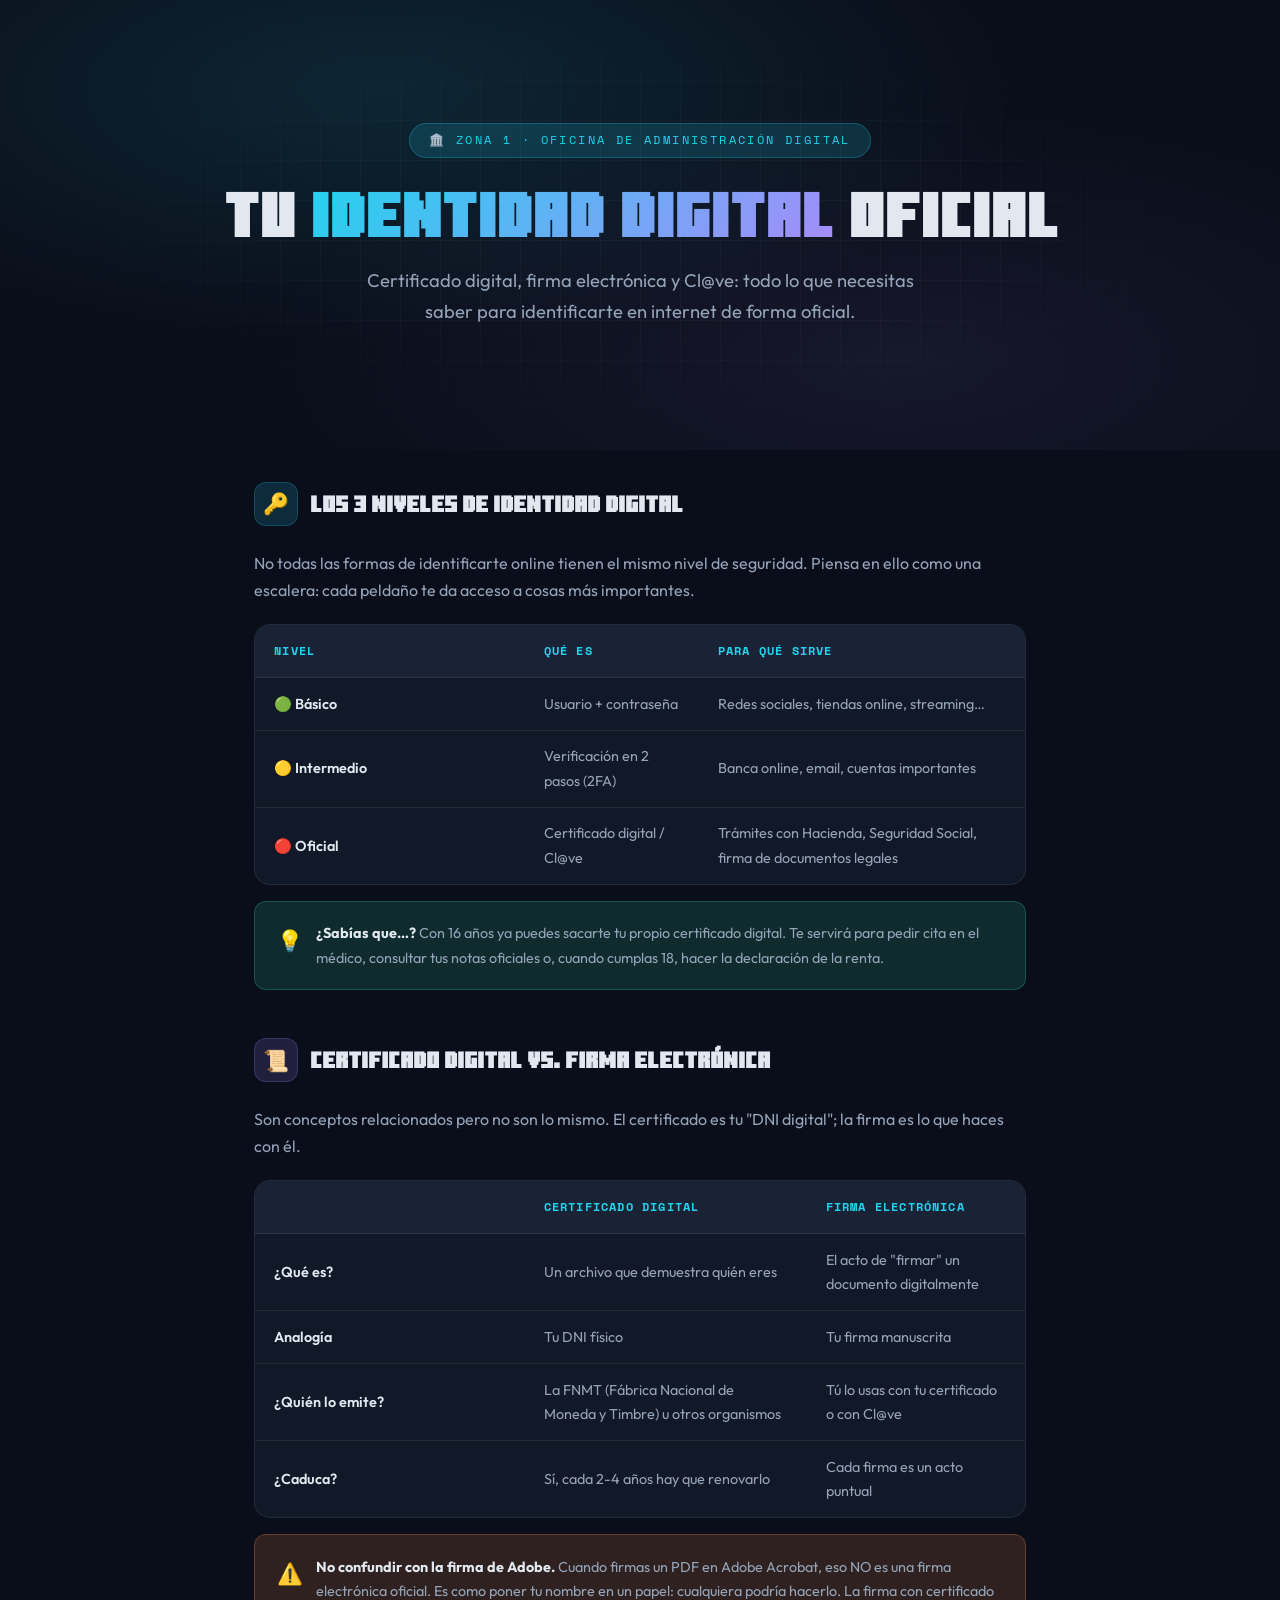
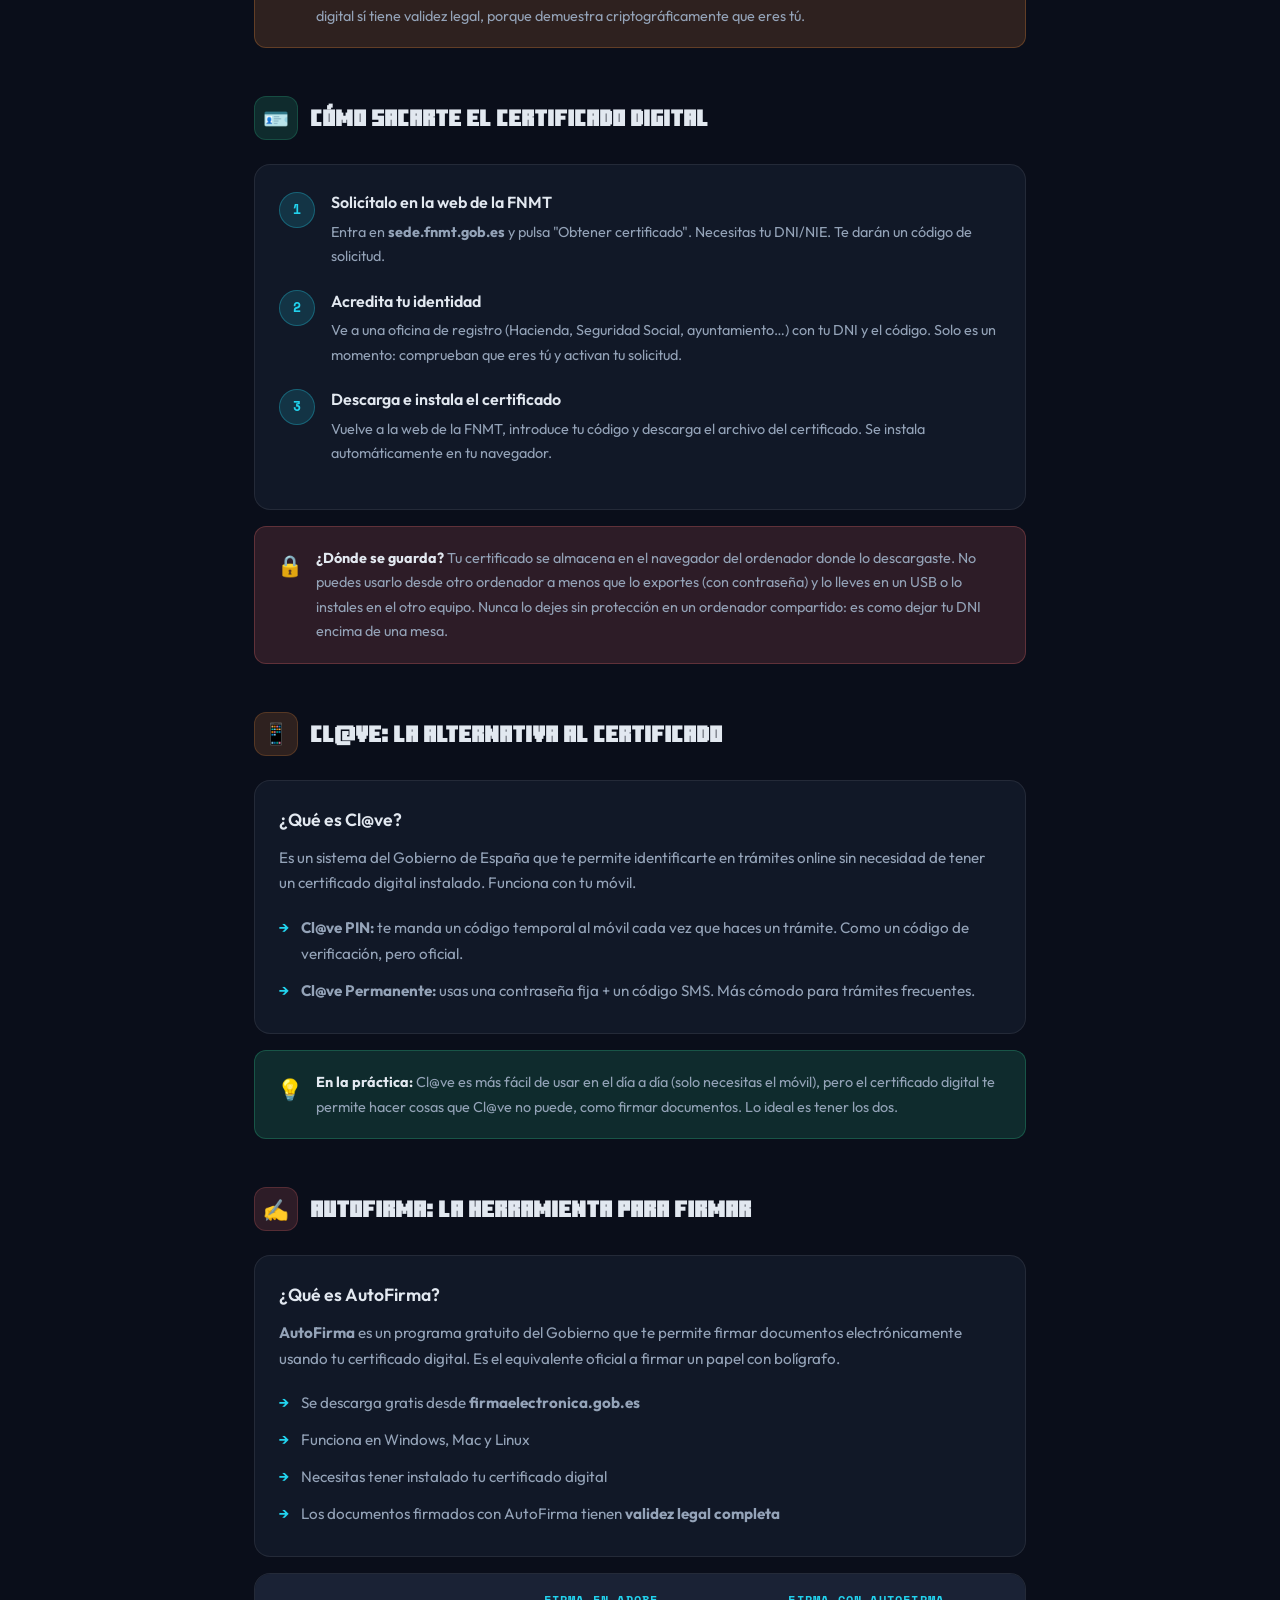
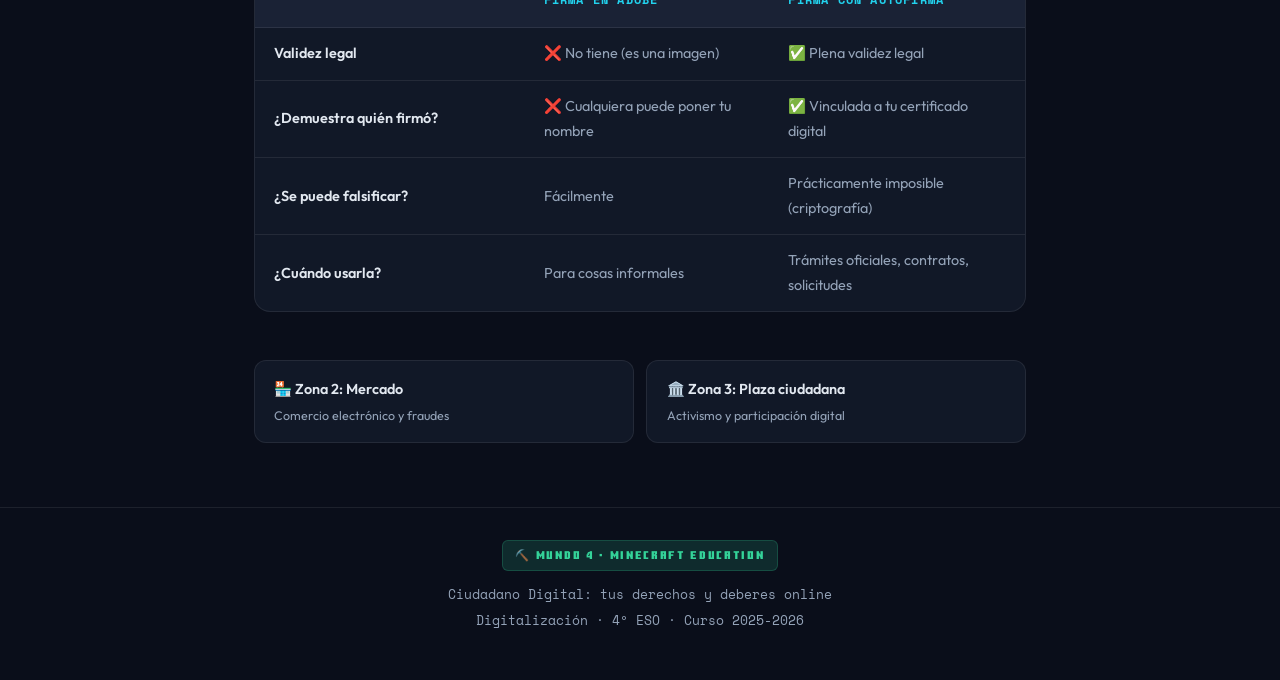
<file: index (1).html>
<!DOCTYPE html>
<html lang="es">
<head>
    <meta charset="UTF-8">
    <meta name="viewport" content="width=device-width, initial-scale=1.0">
    <title>Mundo 4 · Ciudadano Digital</title>
    <link href="https://fonts.googleapis.com/css2?family=Outfit:wght@300;400;600;800&family=Space+Mono:wght@400;700&display=swap" rel="stylesheet">
    <style>
        @font-face {
            font-family: 'Minecraft';
            src: url('Minecraft-Tenv2.otf') format('opentype');
            font-weight: normal;
            font-style: normal;
        }

        :root {
            --bg: #0a0e1a;
            --surface: #111827;
            --surface-2: #1a2235;
            --accent: #22d3ee;
            --accent-dim: rgba(34, 211, 238, 0.15);
            --accent-glow: rgba(34, 211, 238, 0.3);
            --green: #34d399;
            --green-dim: rgba(52, 211, 153, 0.15);
            --orange: #fb923c;
            --orange-dim: rgba(251, 146, 60, 0.15);
            --red: #f87171;
            --red-dim: rgba(248, 113, 113, 0.15);
            --purple: #a78bfa;
            --purple-dim: rgba(167, 139, 250, 0.15);
            --text: #e2e8f0;
            --text-dim: #94a3b8;
            --border: rgba(255,255,255,0.08);
        }

        * { margin: 0; padding: 0; box-sizing: border-box; }

        body {
            font-family: 'Outfit', sans-serif;
            background: var(--bg);
            color: var(--text);
            line-height: 1.7;
            overflow-x: hidden;
        }

        /* === HERO === */
        .hero {
            position: relative;
            min-height: 50vh;
            display: flex;
            flex-direction: column;
            justify-content: center;
            align-items: center;
            text-align: center;
            padding: 3rem 1.5rem;
            background:
                radial-gradient(ellipse at 30% 20%, rgba(34,211,238,0.12) 0%, transparent 50%),
                radial-gradient(ellipse at 70% 80%, rgba(167,139,250,0.08) 0%, transparent 50%),
                var(--bg);
        }

        .hero::before {
            content: '';
            position: absolute;
            inset: 0;
            background-image:
                linear-gradient(rgba(255,255,255,0.03) 1px, transparent 1px),
                linear-gradient(90deg, rgba(255,255,255,0.03) 1px, transparent 1px);
            background-size: 40px 40px;
            mask-image: radial-gradient(ellipse at center, black 30%, transparent 70%);
        }

        .hero-badge {
            font-family: 'Space Mono', monospace;
            font-size: 0.75rem;
            text-transform: uppercase;
            letter-spacing: 0.2em;
            color: var(--accent);
            background: var(--accent-dim);
            border: 1px solid rgba(34,211,238,0.25);
            padding: 0.4rem 1.2rem;
            border-radius: 100px;
            margin-bottom: 1.5rem;
            position: relative;
        }

        .hero h1 {
            font-family: 'Minecraft', 'Outfit', sans-serif;
            font-size: clamp(2.2rem, 6vw, 3.8rem);
            font-weight: 800;
            line-height: 1.1;
            margin-bottom: 1rem;
            position: relative;
        }

        .hero h1 span {
            background: linear-gradient(135deg, var(--accent), var(--purple));
            -webkit-background-clip: text;
            -webkit-text-fill-color: transparent;
            background-clip: text;
        }

        .hero p {
            font-size: 1.15rem;
            color: var(--text-dim);
            max-width: 560px;
            position: relative;
        }

        /* === MAIN CONTENT === */
        .content {
            max-width: 820px;
            margin: 0 auto;
            padding: 2rem 1.5rem 4rem;
        }

        /* === SECTION === */
        .section {
            margin-bottom: 3rem;
        }

        .section-header {
            display: flex;
            align-items: center;
            gap: 0.75rem;
            margin-bottom: 1.5rem;
        }

        .section-icon {
            width: 44px;
            height: 44px;
            border-radius: 12px;
            display: flex;
            align-items: center;
            justify-content: center;
            font-size: 1.3rem;
            flex-shrink: 0;
        }

        .section-icon.cyan { background: var(--accent-dim); border: 1px solid rgba(34,211,238,0.2); }
        .section-icon.green { background: var(--green-dim); border: 1px solid rgba(52,211,153,0.2); }
        .section-icon.orange { background: var(--orange-dim); border: 1px solid rgba(251,146,60,0.2); }
        .section-icon.purple { background: var(--purple-dim); border: 1px solid rgba(167,139,250,0.2); }
        .section-icon.red { background: var(--red-dim); border: 1px solid rgba(248,113,113,0.2); }

        .section-header h2 {
            font-family: 'Minecraft', 'Outfit', sans-serif;
            font-size: 1.4rem;
            font-weight: 700;
        }

        /* === CARDS === */
        .card {
            background: var(--surface);
            border: 1px solid var(--border);
            border-radius: 16px;
            padding: 1.5rem;
            margin-bottom: 1rem;
            transition: border-color 0.3s;
        }

        .card:hover {
            border-color: rgba(255,255,255,0.15);
        }

        .card h3 {
            font-size: 1.1rem;
            font-weight: 600;
            margin-bottom: 0.6rem;
        }

        .card p, .card li {
            color: var(--text-dim);
            font-size: 0.95rem;
        }

        .card ul {
            list-style: none;
            padding: 0;
        }

        .card ul li {
            padding: 0.35rem 0;
            padding-left: 1.4rem;
            position: relative;
        }

        .card ul li::before {
            content: '→';
            position: absolute;
            left: 0;
            color: var(--accent);
            font-weight: 600;
        }

        /* === COMPARISON TABLE === */
        .compare-table {
            width: 100%;
            border-collapse: separate;
            border-spacing: 0;
            background: var(--surface);
            border-radius: 16px;
            overflow: hidden;
            border: 1px solid var(--border);
            margin-bottom: 1rem;
        }

        .compare-table th {
            font-family: 'Space Mono', monospace;
            font-size: 0.75rem;
            text-transform: uppercase;
            letter-spacing: 0.1em;
            color: var(--accent);
            background: var(--surface-2);
            padding: 1rem 1.2rem;
            text-align: left;
            border-bottom: 1px solid var(--border);
        }

        .compare-table td {
            padding: 0.85rem 1.2rem;
            font-size: 0.9rem;
            color: var(--text-dim);
            border-bottom: 1px solid var(--border);
        }

        .compare-table tr:last-child td { border-bottom: none; }

        .compare-table td:first-child {
            font-weight: 600;
            color: var(--text);
            width: 35%;
        }

        /* === STEPS === */
        .steps {
            counter-reset: step;
        }

        .step {
            display: flex;
            gap: 1rem;
            margin-bottom: 1.2rem;
        }

        .step-num {
            counter-increment: step;
            width: 36px;
            height: 36px;
            border-radius: 50%;
            background: var(--accent-dim);
            border: 1px solid rgba(34,211,238,0.3);
            display: flex;
            align-items: center;
            justify-content: center;
            font-family: 'Space Mono', monospace;
            font-size: 0.8rem;
            font-weight: 700;
            color: var(--accent);
            flex-shrink: 0;
            margin-top: 0.15rem;
        }

        .step-num::before { content: counter(step); }

        .step-text h4 {
            font-size: 1rem;
            font-weight: 600;
            margin-bottom: 0.2rem;
        }

        .step-text p {
            color: var(--text-dim);
            font-size: 0.9rem;
        }

        /* === ALERT BOX === */
        .alert {
            border-radius: 12px;
            padding: 1.2rem 1.4rem;
            margin-bottom: 1rem;
            display: flex;
            gap: 0.8rem;
            align-items: flex-start;
        }

        .alert.warning {
            background: var(--orange-dim);
            border: 1px solid rgba(251,146,60,0.25);
        }

        .alert.danger {
            background: var(--red-dim);
            border: 1px solid rgba(248,113,113,0.25);
        }

        .alert.tip {
            background: var(--green-dim);
            border: 1px solid rgba(52,211,153,0.25);
        }

        .alert-icon { font-size: 1.3rem; flex-shrink: 0; margin-top: 0.1rem; }

        .alert-content p {
            font-size: 0.9rem;
            color: var(--text-dim);
        }

        .alert-content strong {
            color: var(--text);
        }

        /* === FOOTER === */
        .footer {
            text-align: center;
            padding: 2rem 1.5rem 3rem;
            border-top: 1px solid var(--border);
        }

        .footer p {
            font-size: 0.8rem;
            color: var(--text-dim);
            font-family: 'Space Mono', monospace;
        }

        .footer .minecraft-tag {
            display: inline-block;
            font-family: 'Minecraft', 'Space Mono', monospace;
            background: var(--green-dim);
            border: 1px solid rgba(52,211,153,0.2);
            color: var(--green);
            padding: 0.3rem 0.8rem;
            border-radius: 6px;
            font-size: 0.7rem;
            text-transform: uppercase;
            letter-spacing: 0.15em;
            margin-bottom: 0.8rem;
        }

        /* === NAV BETWEEN ZONES === */
        .zone-nav {
            display: grid;
            grid-template-columns: 1fr 1fr;
            gap: 0.8rem;
            margin-top: 2rem;
        }

        .zone-link {
            display: block;
            background: var(--surface);
            border: 1px solid var(--border);
            border-radius: 12px;
            padding: 1rem 1.2rem;
            text-decoration: none;
            color: var(--text);
            font-weight: 600;
            font-size: 0.9rem;
            transition: all 0.3s;
        }

        .zone-link:hover {
            border-color: var(--accent);
            background: var(--accent-dim);
        }

        .zone-link small {
            display: block;
            font-weight: 400;
            color: var(--text-dim);
            font-size: 0.78rem;
            margin-top: 0.2rem;
        }

        /* === ANIMATIONS === */
        @keyframes fadeUp {
            from { opacity: 0; transform: translateY(20px); }
            to { opacity: 1; transform: translateY(0); }
        }

        .hero-badge, .hero h1, .hero p, .section, .zone-nav {
            animation: fadeUp 0.6s ease-out both;
        }
        .hero h1 { animation-delay: 0.1s; }
        .hero p { animation-delay: 0.2s; }
        .section:nth-child(1) { animation-delay: 0.3s; }
        .section:nth-child(2) { animation-delay: 0.35s; }
        .section:nth-child(3) { animation-delay: 0.4s; }

        /* === RESPONSIVE === */
        @media (max-width: 600px) {
            .zone-nav { grid-template-columns: 1fr; }
            .compare-table { font-size: 0.85rem; }
        }
    </style>
</head>
<body>

    <!-- HERO -->
    <header class="hero">
        <div class="hero-badge">🏛️ Zona 1 · Oficina de Administración Digital</div>
        <h1>Tu <span>identidad digital</span> oficial</h1>
        <p>Certificado digital, firma electrónica y Cl@ve: todo lo que necesitas saber para identificarte en internet de forma oficial.</p>
    </header>

    <!-- MAIN CONTENT -->
    <main class="content">

        <!-- SECTION 1: Niveles de identidad -->
        <section class="section">
            <div class="section-header">
                <div class="section-icon cyan">🔑</div>
                <h2>Los 3 niveles de identidad digital</h2>
            </div>

            <p style="color: var(--text-dim); margin-bottom: 1.2rem;">
                No todas las formas de identificarte online tienen el mismo nivel de seguridad. Piensa en ello como una escalera: cada peldaño te da acceso a cosas más importantes.
            </p>

            <table class="compare-table">
                <thead>
                    <tr>
                        <th>Nivel</th>
                        <th>Qué es</th>
                        <th>Para qué sirve</th>
                    </tr>
                </thead>
                <tbody>
                    <tr>
                        <td>🟢 Básico</td>
                        <td>Usuario + contraseña</td>
                        <td>Redes sociales, tiendas online, streaming…</td>
                    </tr>
                    <tr>
                        <td>🟡 Intermedio</td>
                        <td>Verificación en 2 pasos (2FA)</td>
                        <td>Banca online, email, cuentas importantes</td>
                    </tr>
                    <tr>
                        <td>🔴 Oficial</td>
                        <td>Certificado digital / Cl@ve</td>
                        <td>Trámites con Hacienda, Seguridad Social, firma de documentos legales</td>
                    </tr>
                </tbody>
            </table>

            <div class="alert tip">
                <span class="alert-icon">💡</span>
                <div class="alert-content">
                    <p><strong>¿Sabías que…?</strong> Con 16 años ya puedes sacarte tu propio certificado digital. Te servirá para pedir cita en el médico, consultar tus notas oficiales o, cuando cumplas 18, hacer la declaración de la renta.</p>
                </div>
            </div>
        </section>

        <!-- SECTION 2: Certificado vs. firma -->
        <section class="section">
            <div class="section-header">
                <div class="section-icon purple">📜</div>
                <h2>Certificado digital vs. firma electrónica</h2>
            </div>

            <p style="color: var(--text-dim); margin-bottom: 1.2rem;">
                Son conceptos relacionados pero no son lo mismo. El certificado es tu "DNI digital"; la firma es lo que haces con él.
            </p>

            <table class="compare-table">
                <thead>
                    <tr>
                        <th></th>
                        <th>Certificado digital</th>
                        <th>Firma electrónica</th>
                    </tr>
                </thead>
                <tbody>
                    <tr>
                        <td>¿Qué es?</td>
                        <td>Un archivo que demuestra quién eres</td>
                        <td>El acto de "firmar" un documento digitalmente</td>
                    </tr>
                    <tr>
                        <td>Analogía</td>
                        <td>Tu DNI físico</td>
                        <td>Tu firma manuscrita</td>
                    </tr>
                    <tr>
                        <td>¿Quién lo emite?</td>
                        <td>La FNMT (Fábrica Nacional de Moneda y Timbre) u otros organismos</td>
                        <td>Tú lo usas con tu certificado o con Cl@ve</td>
                    </tr>
                    <tr>
                        <td>¿Caduca?</td>
                        <td>Sí, cada 2-4 años hay que renovarlo</td>
                        <td>Cada firma es un acto puntual</td>
                    </tr>
                </tbody>
            </table>

            <div class="alert warning">
                <span class="alert-icon">⚠️</span>
                <div class="alert-content">
                    <p><strong>No confundir con la firma de Adobe.</strong> Cuando firmas un PDF en Adobe Acrobat, eso NO es una firma electrónica oficial. Es como poner tu nombre en un papel: cualquiera podría hacerlo. La firma con certificado digital sí tiene validez legal, porque demuestra criptográficamente que eres tú.</p>
                </div>
            </div>
        </section>

        <!-- SECTION 3: Cómo sacarse el certificado -->
        <section class="section">
            <div class="section-header">
                <div class="section-icon green">🪪</div>
                <h2>Cómo sacarte el certificado digital</h2>
            </div>

            <div class="card">
                <div class="steps">
                    <div class="step">
                        <div class="step-num"></div>
                        <div class="step-text">
                            <h4>Solicítalo en la web de la FNMT</h4>
                            <p>Entra en <strong>sede.fnmt.gob.es</strong> y pulsa "Obtener certificado". Necesitas tu DNI/NIE. Te darán un código de solicitud.</p>
                        </div>
                    </div>
                    <div class="step">
                        <div class="step-num"></div>
                        <div class="step-text">
                            <h4>Acredita tu identidad</h4>
                            <p>Ve a una oficina de registro (Hacienda, Seguridad Social, ayuntamiento…) con tu DNI y el código. Solo es un momento: comprueban que eres tú y activan tu solicitud.</p>
                        </div>
                    </div>
                    <div class="step">
                        <div class="step-num"></div>
                        <div class="step-text">
                            <h4>Descarga e instala el certificado</h4>
                            <p>Vuelve a la web de la FNMT, introduce tu código y descarga el archivo del certificado. Se instala automáticamente en tu navegador.</p>
                        </div>
                    </div>
                </div>
            </div>

            <div class="alert danger">
                <span class="alert-icon">🔒</span>
                <div class="alert-content">
                    <p><strong>¿Dónde se guarda?</strong> Tu certificado se almacena en el navegador del ordenador donde lo descargaste. No puedes usarlo desde otro ordenador a menos que lo exportes (con contraseña) y lo lleves en un USB o lo instales en el otro equipo. Nunca lo dejes sin protección en un ordenador compartido: es como dejar tu DNI encima de una mesa.</p>
                </div>
            </div>
        </section>

        <!-- SECTION 4: Cl@ve -->
        <section class="section">
            <div class="section-header">
                <div class="section-icon orange">📱</div>
                <h2>Cl@ve: la alternativa al certificado</h2>
            </div>

            <div class="card">
                <h3>¿Qué es Cl@ve?</h3>
                <p>Es un sistema del Gobierno de España que te permite identificarte en trámites online sin necesidad de tener un certificado digital instalado. Funciona con tu móvil.</p>
                <ul style="margin-top: 0.8rem;">
                    <li><strong>Cl@ve PIN:</strong> te manda un código temporal al móvil cada vez que haces un trámite. Como un código de verificación, pero oficial.</li>
                    <li><strong>Cl@ve Permanente:</strong> usas una contraseña fija + un código SMS. Más cómodo para trámites frecuentes.</li>
                </ul>
            </div>

            <div class="alert tip">
                <span class="alert-icon">💡</span>
                <div class="alert-content">
                    <p><strong>En la práctica:</strong> Cl@ve es más fácil de usar en el día a día (solo necesitas el móvil), pero el certificado digital te permite hacer cosas que Cl@ve no puede, como firmar documentos. Lo ideal es tener los dos.</p>
                </div>
            </div>
        </section>

        <!-- SECTION 5: AutoFirma -->
        <section class="section">
            <div class="section-header">
                <div class="section-icon red">✍️</div>
                <h2>AutoFirma: la herramienta para firmar</h2>
            </div>

            <div class="card">
                <h3>¿Qué es AutoFirma?</h3>
                <p><strong>AutoFirma</strong> es un programa gratuito del Gobierno que te permite firmar documentos electrónicamente usando tu certificado digital. Es el equivalente oficial a firmar un papel con bolígrafo.</p>
                <ul style="margin-top: 0.8rem;">
                    <li>Se descarga gratis desde <strong>firmaelectronica.gob.es</strong></li>
                    <li>Funciona en Windows, Mac y Linux</li>
                    <li>Necesitas tener instalado tu certificado digital</li>
                    <li>Los documentos firmados con AutoFirma tienen <strong>validez legal completa</strong></li>
                </ul>
            </div>

            <table class="compare-table">
                <thead>
                    <tr>
                        <th></th>
                        <th>Firma en Adobe</th>
                        <th>Firma con AutoFirma</th>
                    </tr>
                </thead>
                <tbody>
                    <tr>
                        <td>Validez legal</td>
                        <td>❌ No tiene (es una imagen)</td>
                        <td>✅ Plena validez legal</td>
                    </tr>
                    <tr>
                        <td>¿Demuestra quién firmó?</td>
                        <td>❌ Cualquiera puede poner tu nombre</td>
                        <td>✅ Vinculada a tu certificado digital</td>
                    </tr>
                    <tr>
                        <td>¿Se puede falsificar?</td>
                        <td>Fácilmente</td>
                        <td>Prácticamente imposible (criptografía)</td>
                    </tr>
                    <tr>
                        <td>¿Cuándo usarla?</td>
                        <td>Para cosas informales</td>
                        <td>Trámites oficiales, contratos, solicitudes</td>
                    </tr>
                </tbody>
            </table>
        </section>

        <!-- NAV ZONES -->
        <nav class="zone-nav">
            <a class="zone-link" href="#">
                🏪 Zona 2: Mercado
                <small>Comercio electrónico y fraudes</small>
            </a>
            <a class="zone-link" href="#">
                🏛️ Zona 3: Plaza ciudadana
                <small>Activismo y participación digital</small>
            </a>
        </nav>

    </main>

    <!-- FOOTER -->
    <footer class="footer">
        <div class="minecraft-tag">⛏️ Mundo 4 · Minecraft Education</div>
        <p>Ciudadano Digital: tus derechos y deberes online</p>
        <p style="margin-top: 0.3rem;">Digitalización · 4º ESO · Curso 2025-2026</p>
    </footer>

</body>
</html>
</file>
<file: estilos.css>
/* ═══════════════════════════════════════════════
   PÍLDORAS DIGITALES · Digitalización 4º ESO
   estilos.css — hoja de estilos compartida
   ═══════════════════════════════════════════════ */

@import url('https://fonts.googleapis.com/css2?family=Outfit:wght@300;400;500;600;700&display=swap');

:root {
  --bg:           #edf2e4;
  --surface:      #f5f7f0;
  --surface-2:    #e8eed8;
  --border:       #c8d4b8;
  --border-2:     #b0c09a;
  --stone:        #7a8070;
  --stone-dark:   #565c50;
  --text:         #2a3820;
  --text-dim:     #5a6a48;
  --text-hint:    #8aaa68;
  --gold:         #f0c030;
  --gold-shadow:  #5a4000;

  /* A — Cuarzo (gris cálido) */
  --color-a:      #7a7068;
  --color-a-bg:   #ede8e0;
  --color-a-dark: #3a3028;

  /* B — Lapislázuli (azul) */
  --color-b:      #3060b0;
  --color-b-bg:   #c8ddf0;
  --color-b-dark: #183870;

  /* C — Terracota (naranja tierra) */
  --color-c:      #b06820;
  --color-c-bg:   #f0e4c0;
  --color-c-dark: #703808;

  /* D — Rosa suave */
  --color-d:      #b05080;
  --color-d-bg:   #f0d8e8;
  --color-d-dark: #601840;
}

*, *::before, *::after { margin: 0; padding: 0; box-sizing: border-box; }
html, body { height: 100%; }

body {
  font-family: 'Outfit', sans-serif;
  background: var(--bg);
  color: var(--text);
  min-height: 100vh;
  line-height: 1.6;
}

.layout {
  display: flex;
  min-height: 100vh;
  max-width: 1100px;
  margin: 0 auto;
}

/* ── SIDEBAR ── */
.sidebar {
  width: 300px;
  flex-shrink: 0;
  display: flex;
  flex-direction: column;
  border-right: 1.5px solid var(--border);
  position: sticky;
  top: 0;
  height: 100vh;
  overflow: hidden;
}

.sidebar-header {
  background: var(--stone);
  padding: 18px 20px;
  border-bottom: 4px solid var(--stone-dark);
  position: relative;
  overflow: hidden;
  flex-shrink: 0;
}
.sidebar-header::before {
  content: '';
  position: absolute;
  inset: 0;
  background-image:
    linear-gradient(rgba(255,255,255,0.06) 1px, transparent 1px),
    linear-gradient(90deg, rgba(255,255,255,0.06) 1px, transparent 1px);
  background-size: 16px 16px;
  pointer-events: none;
}
.sidebar-header h1 {
  font-size: 20px;
  font-weight: 700;
  letter-spacing: 0.04em;
  color: var(--gold);
  text-shadow: 2px 2px 0 var(--gold-shadow);
  position: relative;
  line-height: 1.2;
}
.sidebar-header p {
  font-size: 11px;
  color: #b8c8a0;
  margin-top: 5px;
  position: relative;
}

.sidebar-scroll {
  flex: 1;
  overflow-y: auto;
  scrollbar-width: thin;
  scrollbar-color: var(--border) transparent;
}
.sidebar-scroll::-webkit-scrollbar { width: 4px; }
.sidebar-scroll::-webkit-scrollbar-thumb { background: var(--border); border-radius: 2px; }

/* ── BLOQUES ── */
.bloque { border-bottom: 1px solid var(--border); }

.bloque-head {
  display: flex;
  align-items: center;
  gap: 10px;
  padding: 10px 14px;
  background: var(--surface-2);
  cursor: pointer;
  user-select: none;
  border-bottom: 1px solid var(--border);
  transition: filter 0.15s;
}
.bloque-head:hover { filter: brightness(0.96); }

.letra {
  font-weight: 700;
  font-size: 14px;
  width: 30px;
  height: 30px;
  display: flex;
  align-items: center;
  justify-content: center;
  border-radius: 4px;
  border-bottom: 3px solid rgba(0,0,0,0.2);
  flex-shrink: 0;
  color: #fff;
}
.la { background: var(--color-a); border-bottom-color: var(--color-a-dark); }
.lb { background: var(--color-b); border-bottom-color: var(--color-b-dark); }
.lc { background: var(--color-c); border-bottom-color: var(--color-c-dark); }
.ld { background: var(--color-d); border-bottom-color: var(--color-d-dark); }

.bloque-head.active-a { background: var(--color-a-bg); border-left: 3px solid var(--color-a); }
.bloque-head.active-b { background: var(--color-b-bg); border-left: 3px solid var(--color-b); }
.bloque-head.active-c { background: var(--color-c-bg); border-left: 3px solid var(--color-c); }
.bloque-head.active-d { background: var(--color-d-bg); border-left: 3px solid var(--color-d); }

.bloque-icon   { font-size: 16px; flex-shrink: 0; line-height: 1; }
.bloque-info   { flex: 1; min-width: 0; }
.bloque-titulo { font-size: 12px; font-weight: 600; color: var(--text); white-space: nowrap; overflow: hidden; text-overflow: ellipsis; }
.bloque-desc   { font-size: 10px; color: var(--text-dim); margin-top: 1px; white-space: nowrap; overflow: hidden; text-overflow: ellipsis; }
.bloque-arrow  { font-size: 9px; color: var(--text-hint); transition: transform 0.2s; flex-shrink: 0; }
.bloque-arrow.open { transform: rotate(90deg); }

/* ── GRUPOS Y TEMAS ── */
.bloque-temas      { display: none; }
.bloque-temas.open { display: block; }

.pag-sep {
  padding: 9px 14px 5px 14px;
  border-top: 1px solid var(--border);
}
/* Color de fondo del separador según bloque */
.sep-a { background: var(--color-a-bg); }
.sep-b { background: var(--color-b-bg); }
.sep-c { background: var(--color-c-bg); }
.sep-d { background: var(--color-d-bg); }

.pag-titulo {
  font-size: 11px;
  font-weight: 700;
  text-transform: uppercase;
  letter-spacing: 0.06em;
}
.sep-a .pag-titulo { color: var(--color-a-dark); }
.sep-b .pag-titulo { color: var(--color-b-dark); }
.sep-c .pag-titulo { color: var(--color-c-dark); }
.sep-d .pag-titulo { color: var(--color-d-dark); }

.tema-btn {
  display: flex;
  align-items: flex-start;
  gap: 7px;
  padding: 8px 14px 8px 22px;
  border: none;
  border-top: 1px solid rgba(0,0,0,0.06);
  width: 100%;
  text-align: left;
  cursor: pointer;
  transition: filter 0.12s;
  font-family: 'Outfit', sans-serif;
}
/* Fondo de temas según bloque */
.tema-a { background: color-mix(in srgb, var(--color-a-bg) 40%, white); }
.tema-b { background: color-mix(in srgb, var(--color-b-bg) 40%, white); }
.tema-c { background: color-mix(in srgb, var(--color-c-bg) 40%, white); }
.tema-d { background: color-mix(in srgb, var(--color-d-bg) 40%, white); }

.tema-btn:hover { filter: brightness(0.94); }

.tema-btn.active-tema { background: #dde0d8; border-left: 3px solid #8a9080; padding-left: 19px; }

.tema-cod {
  font-size: 10px;
  font-weight: 700;
  min-width: 20px;
  flex-shrink: 0;
  margin-top: 1px;
}
.tema-a .tema-cod { color: var(--color-a); }
.tema-b .tema-cod { color: var(--color-b); }
.tema-c .tema-cod { color: var(--color-c); }
.tema-d .tema-cod { color: var(--color-d); }

.tema-nombre-side { font-size: 11px; color: var(--text-dim); flex: 1; line-height: 1.4; }

/* ── ÁREA DE CONTENIDO ── */
.content-area {
  flex: 1;
  overflow-y: auto;
  padding: 32px 36px;
  min-width: 0;
}

.placeholder {
  display: flex;
  flex-direction: column;
  align-items: center;
  justify-content: center;
  min-height: 60vh;
  gap: 12px;
  opacity: 0.4;
  text-align: center;
}
.placeholder-icon { font-size: 48px; }
.placeholder-text { font-size: 14px; color: var(--text-dim); }

.tema-content { display: none; }
.tema-content.active { display: block; animation: fadeIn 0.2s ease; }
@keyframes fadeIn {
  from { opacity: 0; transform: translateY(4px); }
  to   { opacity: 1; transform: translateY(0); }
}

.tema-breadcrumb {
  display: flex;
  align-items: center;
  gap: 6px;
  margin-bottom: 20px;
  font-size: 12px;
  color: var(--text-hint);
  flex-wrap: wrap;
}
.breadcrumb-bloque {
  padding: 2px 10px;
  border-radius: 4px;
  font-weight: 600;
  font-size: 11px;
  color: #fff;
  border-bottom: 2px solid rgba(0,0,0,0.2);
}
.bc-a { background: var(--color-a); }
.bc-b { background: var(--color-b); }
.bc-c { background: var(--color-c); }
.bc-d { background: var(--color-d); }

.tema-header {
  margin-bottom: 24px;
  padding-bottom: 16px;
  border-bottom: 2px dashed var(--border);
}
.tema-header h2 {
  font-size: 20px;
  font-weight: 700;
  line-height: 1.3;
}
.content-a .tema-header h2 { color: var(--color-a-dark); }
.content-b .tema-header h2 { color: var(--color-b-dark); }
.content-c .tema-header h2 { color: var(--color-c-dark); }
.content-d .tema-header h2 { color: var(--color-d-dark); }

.tema-url-badge {
  font-size: 11px;
  color: var(--text-hint);
  margin-top: 6px;
  font-family: monospace;
}

.tema-body p {
  font-size: 15px;
  color: var(--text);
  line-height: 1.75;
  margin-bottom: 14px;
}
.tema-body strong { font-weight: 600; }

.ejemplo {
  border-left: 4px solid var(--border-2);
  border-radius: 0 8px 8px 0;
  padding: 14px 16px;
  margin: 16px 0;
  background: var(--surface-2);
}
.content-a .ejemplo { border-left-color: var(--color-a); background: var(--color-a-bg); }
.content-b .ejemplo { border-left-color: var(--color-b); background: var(--color-b-bg); }
.content-c .ejemplo { border-left-color: var(--color-c); background: var(--color-c-bg); }
.content-d .ejemplo { border-left-color: var(--color-d); background: var(--color-d-bg); }

.ejemplo-label {
  font-size: 11px;
  font-weight: 700;
  text-transform: uppercase;
  letter-spacing: 0.06em;
  color: var(--text-dim);
  margin-bottom: 6px;
}
.ejemplo p { font-size: 14px; margin-bottom: 0; color: var(--text); }

.que-hacer {
  background: var(--surface);
  border: 1.5px solid var(--border);
  border-radius: 8px;
  border-bottom: 3px solid var(--border-2);
  padding: 14px 16px;
  margin: 16px 0;
}
.que-hacer-label {
  font-size: 11px;
  font-weight: 700;
  text-transform: uppercase;
  letter-spacing: 0.06em;
  color: var(--text-dim);
  margin-bottom: 8px;
}
.que-hacer ol { padding-left: 18px; }
.que-hacer ol li {
  font-size: 14px;
  color: var(--text);
  line-height: 1.6;
  margin-bottom: 4px;
}

.incibe-link {
  display: inline-flex;
  align-items: center;
  gap: 6px;
  margin-top: 20px;
  font-size: 13px;
  font-weight: 600;
  background: var(--surface-2);
  border: 1.5px solid var(--border);
  border-bottom: 3px solid var(--border-2);
  padding: 8px 18px;
  border-radius: 6px;
  text-decoration: none;
  color: var(--text);
  transition: filter 0.15s;
}
.content-a .incibe-link { color: var(--color-a-dark); background: var(--color-a-bg); border-color: var(--color-a); border-bottom-color: var(--color-a-dark); }
.content-b .incibe-link { color: var(--color-b-dark); background: var(--color-b-bg); border-color: var(--color-b); border-bottom-color: var(--color-b-dark); }
.content-c .incibe-link { color: var(--color-c-dark); background: var(--color-c-bg); border-color: var(--color-c); border-bottom-color: var(--color-c-dark); }
.content-d .incibe-link { color: var(--color-d-dark); background: var(--color-d-bg); border-color: var(--color-d); border-bottom-color: var(--color-d-dark); }
.incibe-link:hover { filter: brightness(0.93); }

.pendiente {
  display: flex;
  flex-direction: column;
  align-items: center;
  justify-content: center;
  min-height: 40vh;
  gap: 10px;
  opacity: 0.4;
  text-align: center;
}
.pendiente-icon { font-size: 36px; }
.pendiente p { font-size: 13px; color: var(--text-dim); }

@media (max-width: 680px) {
  .sidebar { width: 100%; height: auto; position: relative; border-right: none; border-bottom: 1.5px solid var(--border); }
  .layout { flex-direction: column; }
  .content-area { padding: 20px 18px; }
}
</file>
